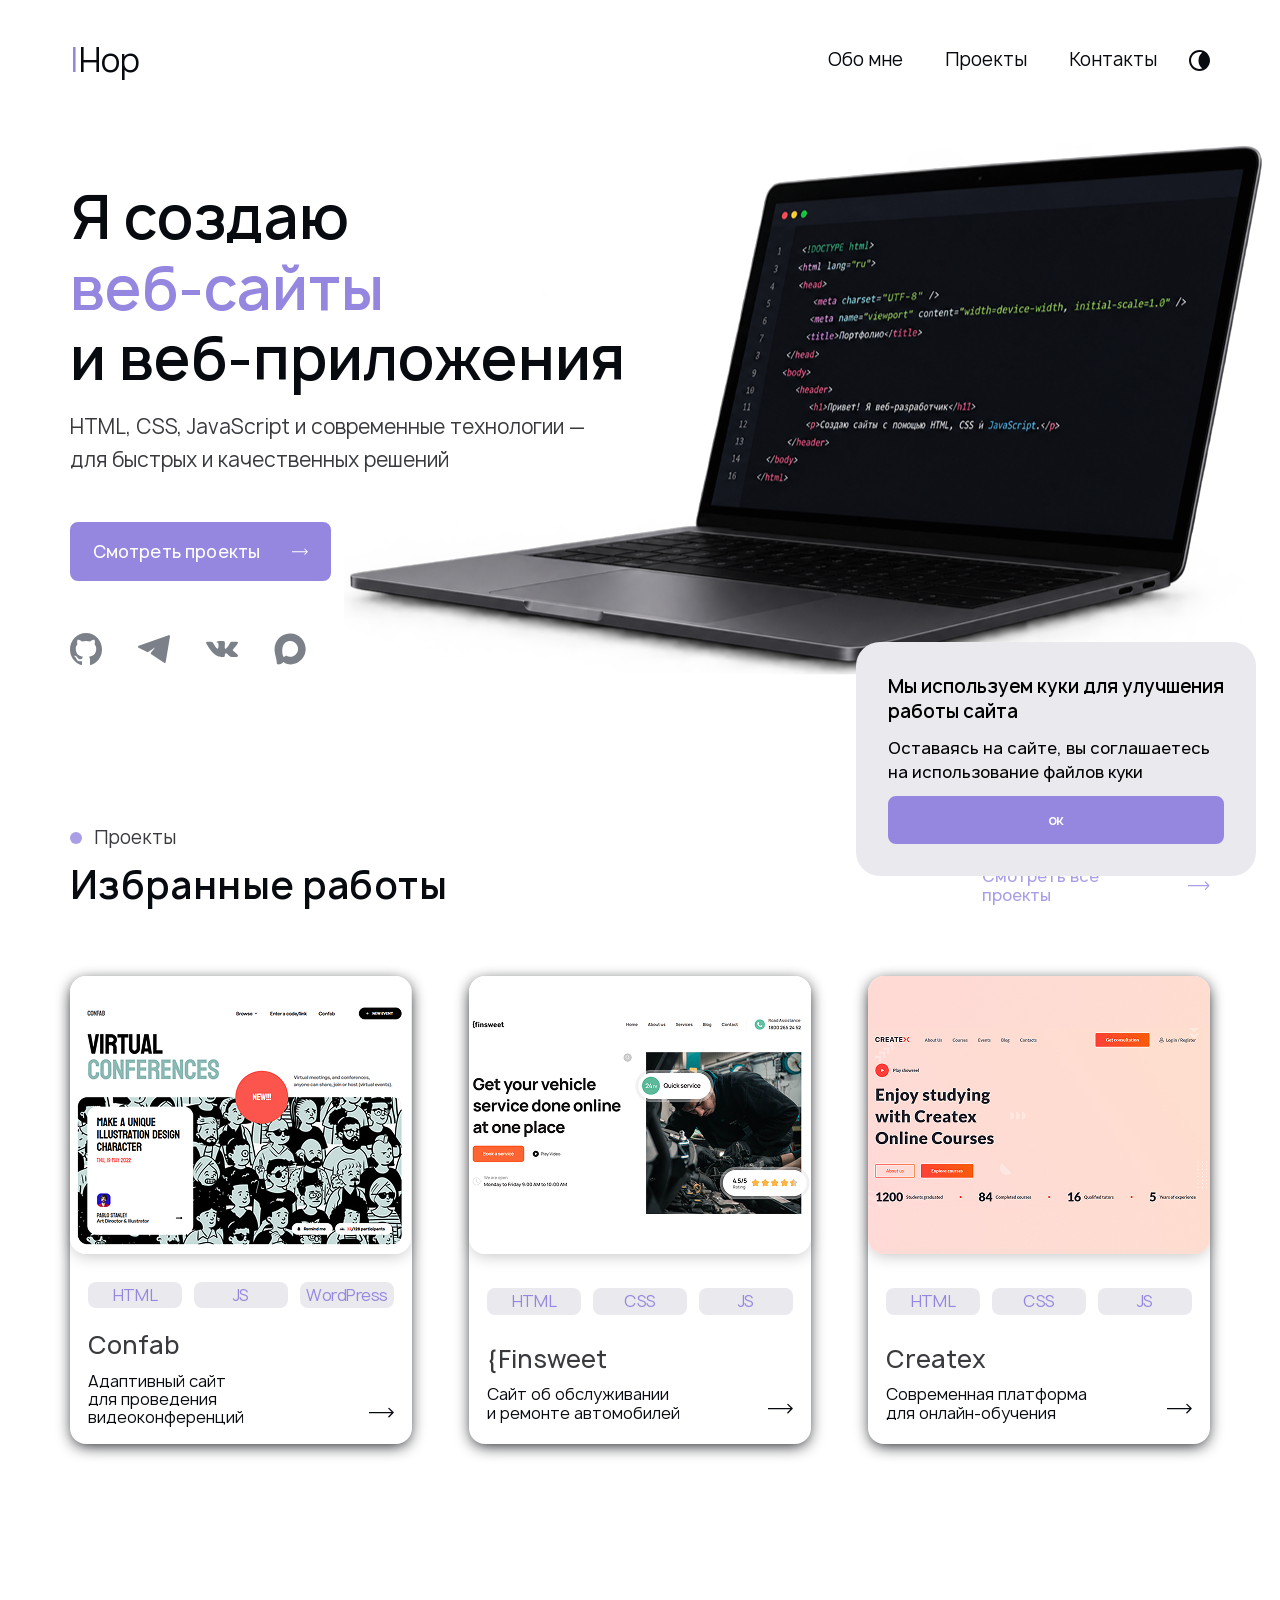
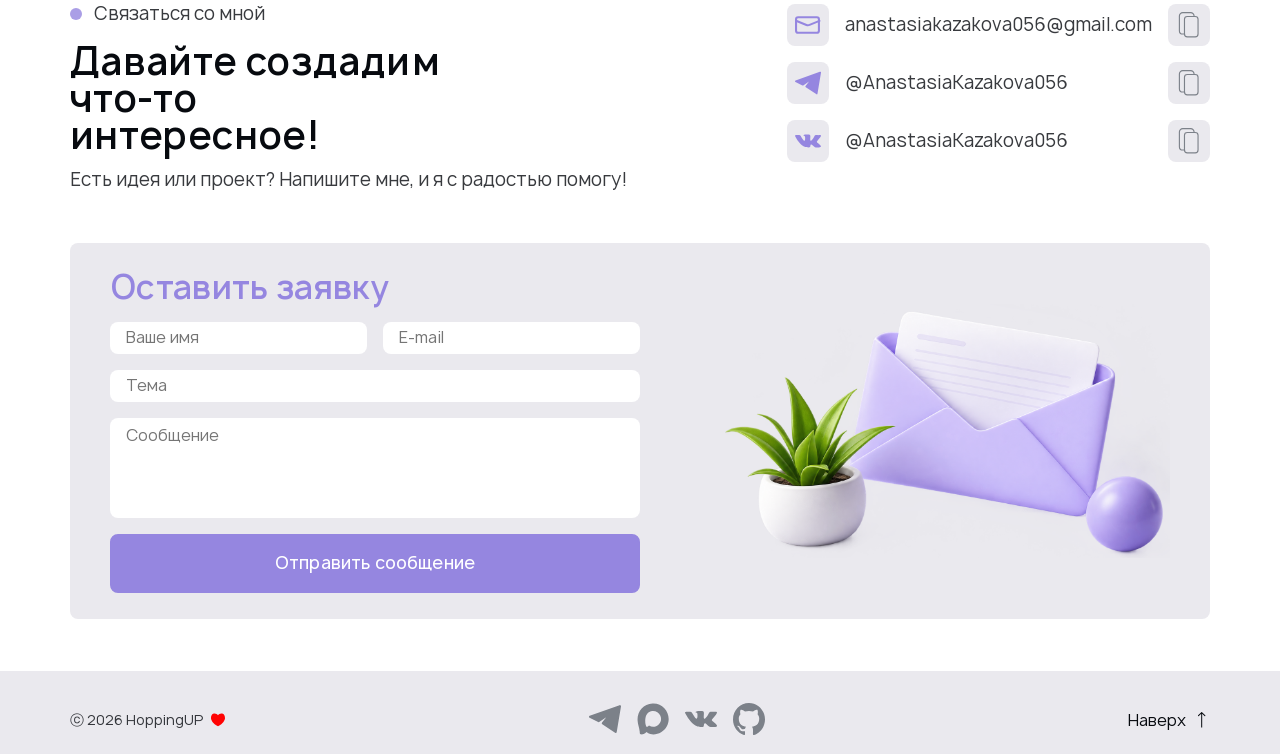
<file: index.html>
<!DOCTYPE html>
<html lang="ru" class="page">

<head>
  <meta charset="UTF-8">
  <meta name="viewport" content="width=device-width, initial-scale=1.0">
  <link rel="shortcut icon" href="img/svg/icon.svg" type="image/svg+xml">
  <meta http-equiv="X-UA-Compatible" content="ie=edge">
  <meta name="theme-color" content="#111111">
  <title>HOP · Web Developer</title>
  <link rel="preload" href="fonts/Manrope-Regular.woff2" as="font" type="font/woff2" crossorigin>
  <!-- <link rel="preload" href="fonts/Manrope-Semibold.woff2" as="font" type="font/woff2" crossorigin>
  <link rel="preload" href="fonts/Manrope-Medium.woff2" as="font" type="font/woff2" crossorigin> -->
  <link rel="stylesheet" href="css/vendor.css">
  <link rel="stylesheet" href="css/main.css">
  <script defer src="js/main.js"></script>
</head>

<body class="page__body">
  <div class="site-container">
    <header class="header">
  <div class="container nav__container">
    <a href="index.html" class="nav__logo">
      <span>|</span>Hop</a>
    <nav class="nav menu" data-menu>
      <ul class="list-reset nav__btns">
        <li data-menu-item>
          <a href="about.html" class="nav__btns-item">Обо мне</a>
        </li>
        <li data-menu-item>
          <a href="projects.html" class="nav__btns-item">Проекты</a>
        </li>
        <li data-menu-item>
          <a href="contacts.html" class="nav__btns-item">Контакты</a>
        </li>
      </ul>
      <p class="nav__phone contacts__name">+7 901 109-63-59</p>
    </nav>
    <div class="nav__buttons">
      <button class="btn-reset nav__btn theme-toggle">
        <svg class="nav__svg logo">
          <use xlink:href="img/sprite.svg#moon-sun"></use>
        </svg>
      </button>
      <button class="burger" data-burger aria-label="Открыть меню" aria-expanded="false">
        <span class="burger__line"></span>
      </button>
    </div>
    <div class="overlay" data-menu-overlay></div>
  </div>
</header>
    <main class="main">
      <section class="hero">
  <div class="container hero__container">
    <div class="hero__wrapper">
      <div class="hero__info">
        <h1 class="visually-hidden">Portfolio</h1>
        <h2 class="hero__title">Я создаю <br><span>веб-сайты </span><br> и веб-приложения</h2>
        <p class="hero__text">
          HTML, CSS, JavaScript и современные технологии — для быстрых и качественных решений
        </p>
      </div>
      <a href="projects.html" class="btn btn-first">Смотреть проекты
        <svg class="icon btn-first-icon">
          <use xlink:href="img/sprite.svg#arrow"></use>
        </svg>
      </a>
      <ul class="list-reset hero__social">
        <li class="hero__social-item">
          <a href="https://github.com/HoppingUP">
            <svg class="icon hero__social-icon">
              <use xlink:href="img/sprite.svg#git"></use>
            </svg>
          </a>
        </li>
        <li class="hero__social-item">
          <a href="https://t.me//AnastasiaKazakova056">
            <svg class="icon hero__social-icon">
              <use xlink:href="img/sprite.svg#tg"></use>
            </svg>
          </a>
        </li>
        <li class="hero__social-item">
          <a href="https://vk.ru/anastasiakazakova056">
            <svg class="icon hero__social-icon">
              <use xlink:href="img/sprite.svg#vk"></use>
            </svg>
          </a>
        </li>
        <li class="hero__social-item">
          <a href="https://max.ru/u/f9LHodD0cOKSSGj5bKHPy3VjoHFrGVevlZV0TLtIRawS4B6QmqysZC5YmDY">
            <svg class="icon hero__social-icon">
              <use xlink:href="img/sprite.svg#max"></use>
            </svg>
          </a>
        </li>
      </ul>
    </div>
    <!-- <div class="hero__bg"> -->
    <picture class="hero__picture">
      <source srcset="img/laptop.png" type="image/webp">
      <img loading="eager" src="img/laptop.png" class="hero__img" alt="laptop">
    </picture>
    <!-- </div> -->
  </div>
</section>
      <section class="works">
  <div class="container works__container">
    <div class="works__header">
      <div class="works__title title">
        <p>Проекты</p>
        <h3>Избранные работы</h3>
      </div>
      <div class="works__all">
        <a href="projects.html" class="btn-link">Смотреть все проекты
          <svg class="icon btn-link-icon">
            <use xlink:href="img/sprite.svg#arrow"></use>
          </svg>
        </a>
      </div>
    </div>
    <div class="works__carts">
      <div class="works__cart">
        <picture class="works__picture">
          <source srcset="img/web-site.jpg" type="image/webp">
          <img loading="eager" src="img/web-site.jpg" class="works__img" alt="laptop">
        </picture>
        <div class="works__cart-skills">
          <div class="works__cart-skill">
            <p>HTML</p>
          </div>
          <div class="works__cart-skill">
            <p>JS</p>
          </div>
          <div class="works__cart-skill">
            <p>WordPress</p>
          </div>
        </div>
        <div class="works__cart-item">
          <div class="works__cart-title">
            <h4>Confab</h4>
          </div>
          <div class="works__cart-text">
            <p>Адаптивный сайт для проведения видеоконференций</p>
            <a href="https://hoppingup.github.io/Confab/" class="works__cart-link">
              <svg class="icon works__cart-icon">
                <use xlink:href="img/sprite.svg#arrow"></use>
              </svg>
            </a>
          </div>
        </div>
      </div>
      <div class="works__cart">
        <picture class="works__picture">
          <source srcset="img/web-site-2.jpg" type="image/webp">
          <img loading="eager" src="img/web-site-2.jpg" class="works__img" alt="laptop">
        </picture>
        <div class="works__cart-skills">
          <div class="works__cart-skill">
            <p>HTML</p>
          </div>
          <div class="works__cart-skill">
            <p>CSS</p>
          </div>
          <div class="works__cart-skill">
            <p>JS</p>
          </div>
        </div>
        <div class="works__cart-item">
          <div class="works__cart-title">
            <h4>{Finsweet</h4>
          </div>
          <div class="works__cart-text">
            <p>Сайт об обслуживании и ремонте автомобилей</p>
            <a href="https://hoppingup.github.io/finsw/" class="works__cart-link">
              <svg class="icon works__cart-icon">
                <use xlink:href="img/sprite.svg#arrow"></use>
              </svg>
            </a>
          </div>
        </div>
      </div>
      <div class="works__cart">
        <picture class="works__picture">
          <source srcset="img/web-site-3.jpg" type="image/webp">
          <img loading="eager" src="img/web-site-3.jpg" class="works__img" alt="web-site">
        </picture>
        <div class="works__cart-skills">
          <div class="works__cart-skill">
            <p>HTML</p>
          </div>
          <div class="works__cart-skill">
            <p>CSS</p>
          </div>
          <div class="works__cart-skill">
            <p>JS</p>
          </div>
        </div>
        <div class="works__cart-item">
          <div class="works__cart-title">
            <h4>Createx</h4>
          </div>
          <div class="works__cart-text">
            <p>Современная платформа для онлайн-обучения</p>
            <a href="https://hoppingup.github.io/Createx-/" class="works__cart-link">
              <svg class="icon works__cart-icon">
                <use xlink:href="img/sprite.svg#arrow"></use>
              </svg>
            </a>
          </div>
        </div>
      </div>
    </div>
  </div>
</section>
      <section class="contacts">
  <div class="container contacts__container">
    <div class="contacts__top">
      <div class="works__title contacts__title">
        <p>Связаться со мной</p>
        <h3>Давайте создадим что-то интересное!</h3>
        <span class="contacts__info">Есть идея или проект? Напишите мне, и я с радостью помогу!</span>
      </div>
      <div class="contacts__links">
        <ul class="list-reset contacts__list">
          <li class="contacts__item">
            <svg class="contacts__icon">
              <use xlink:href="img/sprite.svg#letter"></use>
            </svg>
            <span class="contacts__name" id="name1">anastasiakazakova056@gmail.com</span>
            <button class="btn-reset contacts__btn-copy copy" data-target="name1">
              <svg class="contacts__icon-btn">
                <use xlink:href="img/sprite.svg#copy"></use>
              </svg>
            </button>
          </li>
          <li class="contacts__item">
            <svg class="contacts__icon">
              <use xlink:href="img/sprite.svg#tg"></use>
            </svg>
            <span class="contacts__name" id="name2">@AnastasiaKazakova056</span>
            <button class="btn-reset contacts__btn-copy copy" data-target="name2">
              <svg class="contacts__icon-btn">
                <use xlink:href="img/sprite.svg#copy"></use>
              </svg>
            </button>
          </li>
          <li class="contacts__item">
            <svg class="contacts__icon">
              <use xlink:href="img/sprite.svg#vk"></use>
            </svg>
            <span class="contacts__name" id="name3">@AnastasiaKazakova056</span>
            <button class="btn-reset contacts__btn-copy copy" data-target="name3">
              <svg class="contacts__icon-btn">
                <use xlink:href="img/sprite.svg#copy"></use>
              </svg>
            </button>
          </li>
        </ul>
      </div>
    </div>
    <div class="contacts__bottom">
      <div class="contacts__wrapper">
        <form id="contact-form">
          <div class="contacts__form">
            <h4>Оставить заявку</h4>
            <div class="contacts__inputs-first">
              <input type="text" name="name" class="contacts__input-first" placeholder="Ваше имя">
              <input type="email" name="email" class="contacts__input-first" placeholder="E-mail">
            </div>
            <input type="text" name="subject" class="contacts__input-second" placeholder="Тема">
            <textarea type="input" name="message" class="contacts__input-third" placeholder="Сообщение"></textarea>
            <button type="submit" class="btn btn-first contacts__btn-form">Отправить сообщение</button>
        </form>
      </div>
      <source srcset="img/form.png" type="image/webp">
      <img loading="eager" src="img/form.png" class="contacts-img" alt="laptop">
    </div>
  </div>
  </div>
</section>
    </main>
    <footer class="footer">
  <div class="cookie-block">
    <h3 class="cookie-block__title">
      Мы используем куки для улучшения работы сайта
    </h3>
    <p class="cookie-block__descr">
      Оставаясь на сайте, вы соглашаетесь на использование файлов куки
    </p>
    <button class="btn btn-first cookie-block__btn">ок</a>
  </div>
  <div class="container footer__container">
    <div class="footer__text">
      <p>ⓒ 2026 HoppingUP</p>
      <svg class="footer-icon">
        <use xlink:href="img/sprite.svg#hurt"></use>
      </svg>
    </div>
    <div class="footer__social">
      <a href="https://t.me//AnastasiaKazakova056">
        <svg class="footer__social-icon" width="32" height="32">
          <use xlink:href="img/sprite.svg#tg"></use>
        </svg>
      </a>
      <a href="https://max.ru/u/f9LHodD0cOKSSGj5bKHPy3VjoHFrGVevlZV0TLtIRawS4B6QmqysZC5YmDY">
        <svg class="footer__social-icon" width="32" height="32">
          <use xlink:href="img/sprite.svg#max"></use>
        </svg>
      </a>
      <a href="https://vk.ru/anastasiakazakova056">
        <svg class="footer__social-icon" width="32" height="32">
          <use xlink:href="img/sprite.svg#vk"></use>
        </svg>
      </a>
      <a href="https://github.com/HoppingUP">
        <svg class="footer__social-icon" width="32" height="32">
          <use xlink:href="img/sprite.svg#git"></use>
        </svg>
      </a>
    </div>
    <div class="footer__up">
      <a href="#" class="footer__link">Наверх
        <svg class="footer-arrow">
          <use xlink:href="img/sprite.svg#arrow-up"></use>
        </svg>
      </a>
    </div>
  </div>
</footer>
  </div>
</body>

</html>
</file>
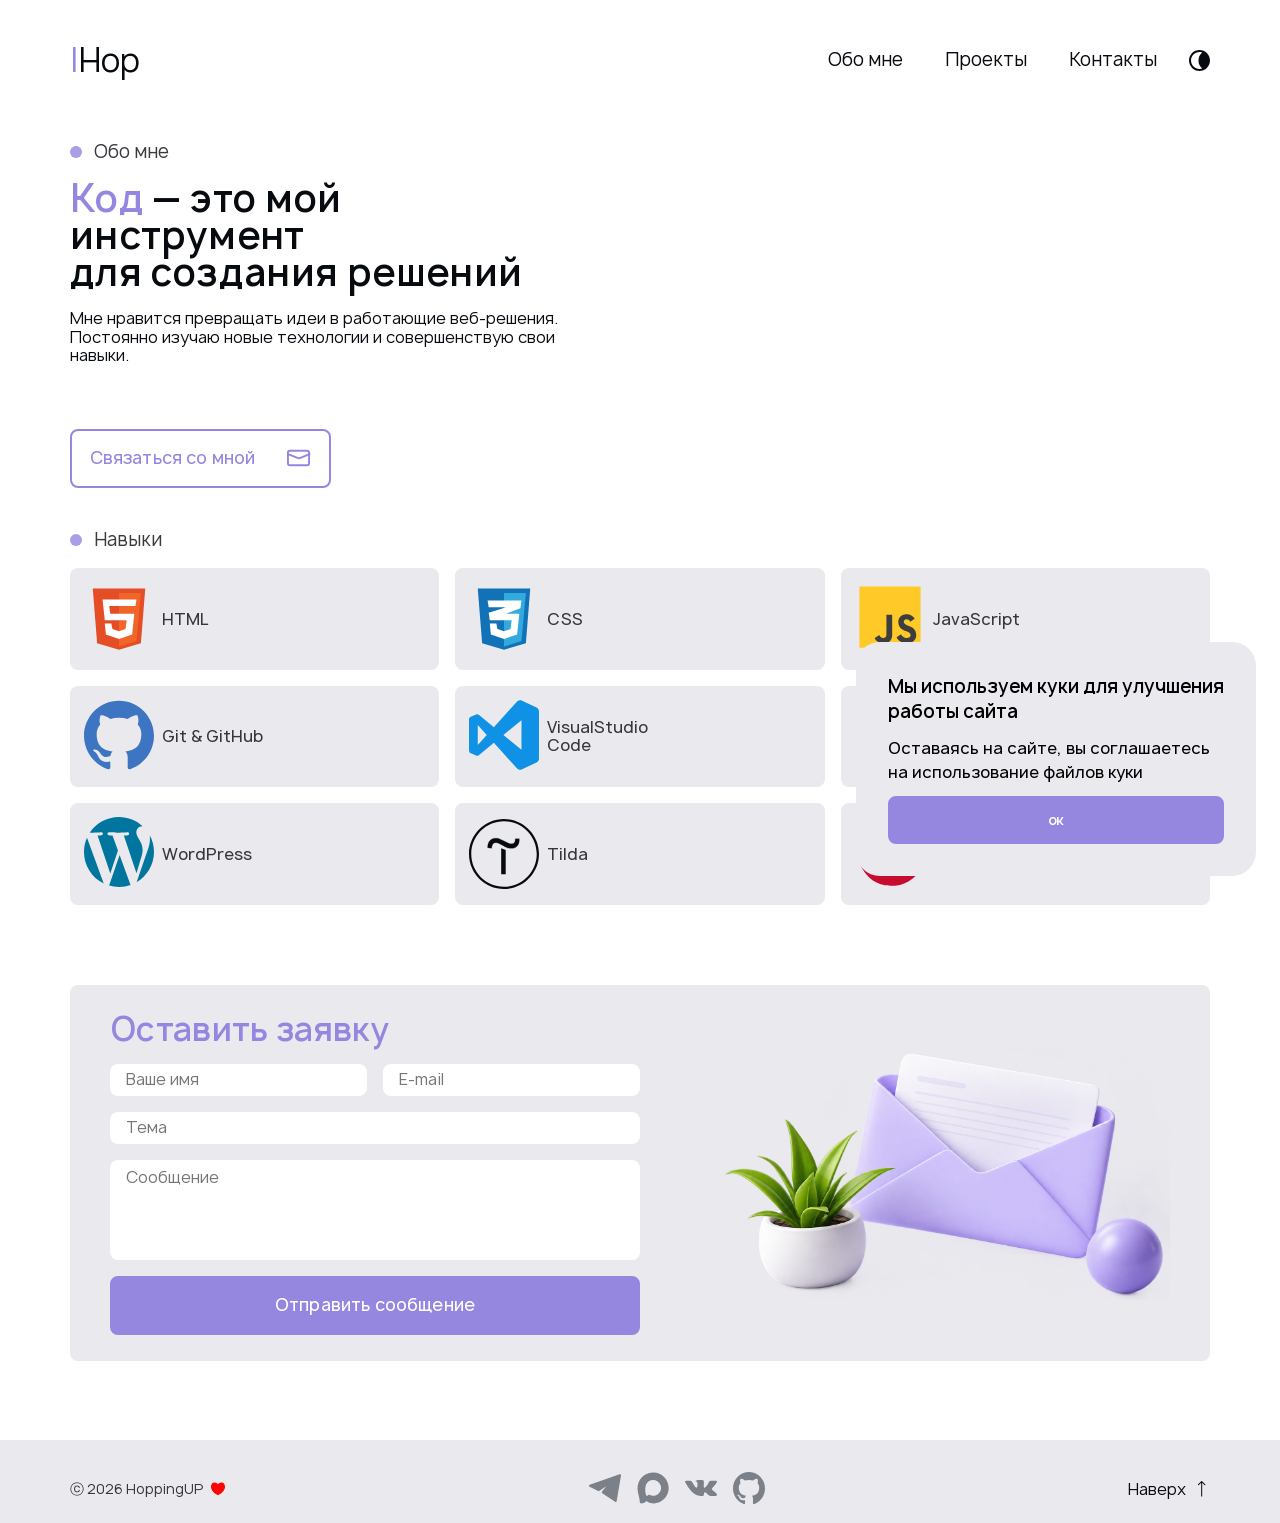
<file: about.html>
<!DOCTYPE html>
<html lang="ru" class="page">

<head>
  <meta charset="UTF-8">
  <meta name="viewport" content="width=device-width, initial-scale=1.0">
  <link rel="shortcut icon" href="img/svg/icon.svg" type="image/svg+xml">
  <meta http-equiv="X-UA-Compatible" content="ie=edge">
  <meta name="theme-color" content="#111111">
  <title>HOP · Web Developer</title>
  <link rel="preload" href="fonts/Manrope-Regular.woff2" as="font" type="font/woff2" crossorigin>
  <!-- <link rel="preload" href="fonts/Manrope-Semibold.woff2" as="font" type="font/woff2" crossorigin>
  <link rel="preload" href="fonts/Manrope-Medium.woff2" as="font" type="font/woff2" crossorigin> -->
  <link rel="stylesheet" href="css/vendor.css">
  <link rel="stylesheet" href="css/main.css">
  <script defer src="js/main.js"></script>
</head>

<body class="page__body">
  <div class="site-container">
    <header class="header">
  <div class="container nav__container">
    <a href="index.html" class="nav__logo">
      <span>|</span>Hop</a>
    <nav class="nav menu" data-menu>
      <ul class="list-reset nav__btns">
        <li data-menu-item>
          <a href="about.html" class="nav__btns-item">Обо мне</a>
        </li>
        <li data-menu-item>
          <a href="projects.html" class="nav__btns-item">Проекты</a>
        </li>
        <li data-menu-item>
          <a href="contacts.html" class="nav__btns-item">Контакты</a>
        </li>
      </ul>
      <p class="nav__phone contacts__name">+7 901 109-63-59</p>
    </nav>
    <div class="nav__buttons">
      <button class="btn-reset nav__btn theme-toggle">
        <svg class="nav__svg logo">
          <use xlink:href="img/sprite.svg#moon-sun"></use>
        </svg>
      </button>
      <button class="burger" data-burger aria-label="Открыть меню" aria-expanded="false">
        <span class="burger__line"></span>
      </button>
    </div>
    <div class="overlay" data-menu-overlay></div>
  </div>
</header>
    <main class="main">
      <section class="about">
  <div class="container about-container">
    <div class="about__wrapper">
      <div class="about__first">
        <div class="works__title about__title">
          <p>Обо мне</p>
          <h3><span class="about__title-spacial">Код</span> — это мой инструмент для создания решений</h3>
          <span>Мне нравится превращать идеи в работающие
            веб-решения. Постоянно изучаю новые технологии и совершенствую свои навыки.<span>
        </div>
        <a href="contacts.html" class="btn btn-second">Связаться со мной
          <svg class="btn-second-icon">
            <use xlink:href="img/sprite.svg#letter"></use>
          </svg>
        </a>
      </div>
      <div class="about__second">
        <div class="works__title about__skills-title">
          <p>Навыки</p>
        </div>
        <div class="about__skills">
          <div class="about__skills-list">
            <div class="about__skill">
              <picture>
                <source srcset="html.svg" type="svg/webp">
                <img loading="eager" src="img/html.svg" class="image" alt="html">
              </picture>
              <span class="about__skill-name">HTML</span>
            </div>
            <div class="about__skill">
              <picture>
                <source srcset="css.svg" type="svg/webp">
                <img loading="eager" src="img/css.svg" class="image" alt="css">
              </picture>
              <span class="about__skill-name">CSS</span>
            </div>
            <div class="about__skill">
              <picture>
                <source srcset="js.svg" type="svg/webp">
                <img loading="eager" src="img/js.svg" class="image" alt="js">
              </picture>
              <span class="about__skill-name">JavaScript</span>
            </div>
            <div class="about__skill">
              <picture>
                <source srcset="git.svg" type="svg/webp">
                <img loading="eager" src="img/git.svg" class="image" alt="git">
              </picture>
              <span class="about__skill-name">Git & GitHub</span>
            </div>
            <div class="about__skill">
              <picture>
                <source srcset="studio.svg" type="svg/webp">
                <img loading="eager" src="img/studio.svg" class="image" alt="studio">
              </picture>
              <span class="about__skill-name">VisualStudio <br>Code</span>
            </div>
            <div class="about__skill">
              <picture>
                <source srcset="figma.svg" type="svg/webp">
                <img loading="eager" src="img/figma.svg" class="image" alt="figma">
              </picture>
              <span class="about__skill-name">Figma</span>
            </div>
            <div class="about__skill">
              <picture>
                <source srcset="wordpress.svg" type="svg/webp">
                <img loading="eager" src="img/wordpress.svg" class="image" width="70" height="70" alt="WordPress">
              </picture>
              <span class="about__skill-name">WordPress</span>
            </div>
            <div class="about__skill">
              <svg class="about-tilda" width="70" height="70">
                <use href="img/sprite.svg#tilda"></use>
              </svg>
              <span class="about__skill-name">Tilda</span>
            </div>
            <div class="about__skill">
              <picture>
                <source srcset="bitrix.svg" type="svg/webp">
                <img loading="eager" src="img/bitrix.svg" class="image" width="70" height="70" alt="bitrix">
              </picture>
              <span class="about__skill-name">Bitrix</span>
            </div>
          </div>
        </div>
      </div>
    </div>
    <div class="contacts__bottom">
      <div class="contacts__wrapper">
        <form id="contact-form">
          <div class="contacts__form">
            <h4>Оставить заявку</h4>
            <div class="contacts__inputs-first">
              <input type="text" name="name" class="contacts__input-first" placeholder="Ваше имя">
              <input type="email" name="email" class="contacts__input-first" placeholder="E-mail">
            </div>
            <input type="text" name="subject" class="contacts__input-second" placeholder="Тема">
            <textarea type="input" name="message" class="contacts__input-third" placeholder="Сообщение"></textarea>
            <button type="submit" class="btn btn-first contacts__btn-form">Отправить сообщение</button>
        </form>
      </div>
      <source srcset="img/form.png" type="image/webp">
      <img loading="eager" src="img/form.png" class="contacts-img" alt="laptop">
    </div>
  </div>
</section>

    </main>
    <footer class="footer">
  <div class="cookie-block">
    <h3 class="cookie-block__title">
      Мы используем куки для улучшения работы сайта
    </h3>
    <p class="cookie-block__descr">
      Оставаясь на сайте, вы соглашаетесь на использование файлов куки
    </p>
    <button class="btn btn-first cookie-block__btn">ок</a>
  </div>
  <div class="container footer__container">
    <div class="footer__text">
      <p>ⓒ 2026 HoppingUP</p>
      <svg class="footer-icon">
        <use xlink:href="img/sprite.svg#hurt"></use>
      </svg>
    </div>
    <div class="footer__social">
      <a href="https://t.me//AnastasiaKazakova056">
        <svg class="footer__social-icon" width="32" height="32">
          <use xlink:href="img/sprite.svg#tg"></use>
        </svg>
      </a>
      <a href="https://max.ru/u/f9LHodD0cOKSSGj5bKHPy3VjoHFrGVevlZV0TLtIRawS4B6QmqysZC5YmDY">
        <svg class="footer__social-icon" width="32" height="32">
          <use xlink:href="img/sprite.svg#max"></use>
        </svg>
      </a>
      <a href="https://vk.ru/anastasiakazakova056">
        <svg class="footer__social-icon" width="32" height="32">
          <use xlink:href="img/sprite.svg#vk"></use>
        </svg>
      </a>
      <a href="https://github.com/HoppingUP">
        <svg class="footer__social-icon" width="32" height="32">
          <use xlink:href="img/sprite.svg#git"></use>
        </svg>
      </a>
    </div>
    <div class="footer__up">
      <a href="#" class="footer__link">Наверх
        <svg class="footer-arrow">
          <use xlink:href="img/sprite.svg#arrow-up"></use>
        </svg>
      </a>
    </div>
  </div>
</footer>
  </div>
</body>

</html>
</file>
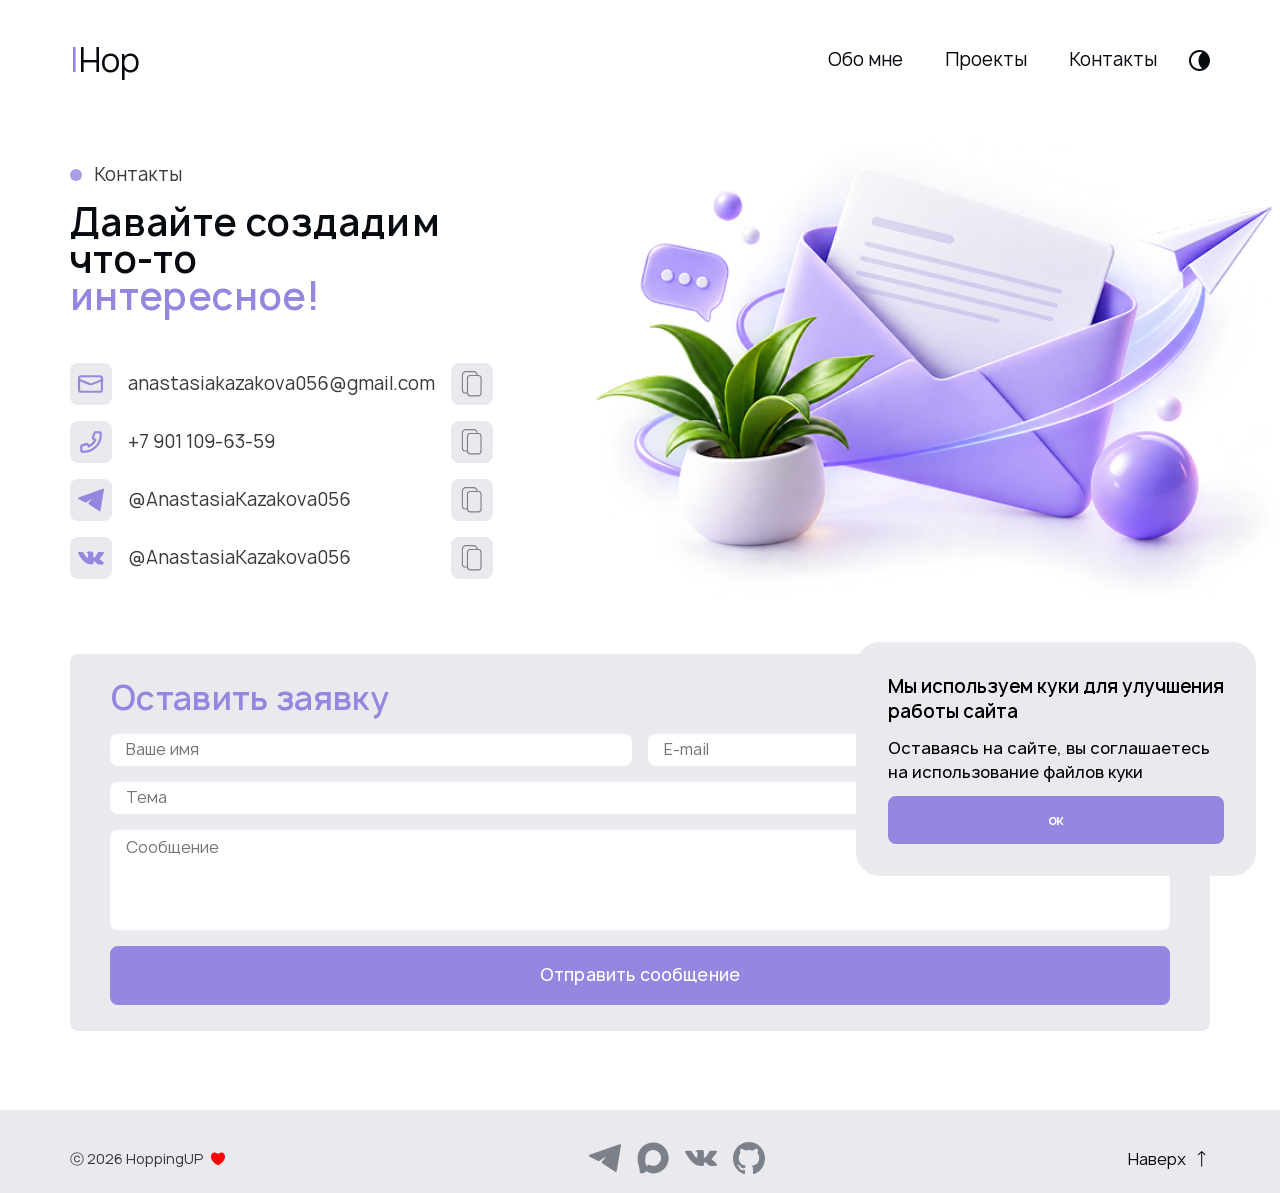
<file: contacts.html>
<!DOCTYPE html>
<html lang="ru" class="page">

<head>
  <meta charset="UTF-8">
  <meta name="viewport" content="width=device-width, initial-scale=1.0">
  <link rel="shortcut icon" href="img/svg/icon.svg" type="image/svg+xml">
  <meta http-equiv="X-UA-Compatible" content="ie=edge">
  <meta name="theme-color" content="#111111">
  <title>HOP · Web Developer</title>
  <link rel="preload" href="fonts/Manrope-Regular.woff2" as="font" type="font/woff2" crossorigin>
  <!-- <link rel="preload" href="fonts/Manrope-Semibold.woff2" as="font" type="font/woff2" crossorigin>
  <link rel="preload" href="fonts/Manrope-Medium.woff2" as="font" type="font/woff2" crossorigin> -->
  <link rel="stylesheet" href="css/vendor.css">
  <link rel="stylesheet" href="css/main.css">
  <script defer src="js/main.js"></script>
</head>

<body class="page__body">
  <div class="site-container">
    <header class="header">
  <div class="container nav__container">
    <a href="index.html" class="nav__logo">
      <span>|</span>Hop</a>
    <nav class="nav menu" data-menu>
      <ul class="list-reset nav__btns">
        <li data-menu-item>
          <a href="about.html" class="nav__btns-item">Обо мне</a>
        </li>
        <li data-menu-item>
          <a href="projects.html" class="nav__btns-item">Проекты</a>
        </li>
        <li data-menu-item>
          <a href="contacts.html" class="nav__btns-item">Контакты</a>
        </li>
      </ul>
      <p class="nav__phone contacts__name">+7 901 109-63-59</p>
    </nav>
    <div class="nav__buttons">
      <button class="btn-reset nav__btn theme-toggle">
        <svg class="nav__svg logo">
          <use xlink:href="img/sprite.svg#moon-sun"></use>
        </svg>
      </button>
      <button class="burger" data-burger aria-label="Открыть меню" aria-expanded="false">
        <span class="burger__line"></span>
      </button>
    </div>
    <div class="overlay" data-menu-overlay></div>
  </div>
</header>
    <main class="main">
      <section class="info">
  <div class="container info__container">
    <div class="info__wrapper">
      <div class="info__wrapper-first">
        <div class="works__title contacts__title info__title">
          <p>Контакты</p>
          <h3>Давайте создадим что-то <span>интересное!</span></h3>
        </div>
        <div class="info__num">
          <ul class="list-reset contacts__list">
            <li class="contacts__item">
              <svg class="contacts__icon">
                <use xlink:href="img/sprite.svg#letter"></use>
              </svg>
              <span class="contacts__name" id="name1">anastasiakazakova056@gmail.com</span>
              <button class="btn-reset contacts__btn-copy copy" data-target="name1">
                <svg class="contacts__icon-btn">
                  <use xlink:href="img/sprite.svg#copy"></use>
                </svg>
              </button>
            </li>
            <li class="contacts__item">
              <svg class="contacts__icon">
                <use xlink:href="img/sprite.svg#phone"></use>
              </svg>
              <span class="contacts__name" id="name3">+7 901 109-63-59</span>
              <button class="btn-reset contacts__btn-copy copy" data-target="name3">
                <svg class="contacts__icon-btn">
                  <use xlink:href="img/sprite.svg#copy"></use>
                </svg>
              </button>
            </li>
            <li class="contacts__item">
              <svg class="contacts__icon">
                <use xlink:href="img/sprite.svg#tg"></use>
              </svg>
              <span class="contacts__name" id="name2">@AnastasiaKazakova056</span>
              <button class="btn-reset contacts__btn-copy copy" data-target="name2">
                <svg class="contacts__icon-btn">
                  <use xlink:href="img/sprite.svg#copy"></use>
                </svg>
              </button>
            </li>
            <li class="contacts__item">
              <svg class="contacts__icon">
                <use xlink:href="img/sprite.svg#vk"></use>
              </svg>
              <span class="contacts__name" id="name3">@AnastasiaKazakova056</span>
              <button class="btn-reset contacts__btn-copy copy" data-target="name3">
                <svg class="contacts__icon-btn">
                  <use xlink:href="img/sprite.svg#copy"></use>
                </svg>
              </button>
            </li>
          </ul>
        </div>
      </div>
      <picture>
        <source srcset="img/letter.png" type="image/webp">
        <img loading="eager" src="img/letter.png" class="image info__img" alt="letter">
      </picture>
    </div>
    <form id="contact-form">
      <div class="info__form">
        <h4>Оставить заявку</h4>
        <div class="contacts__inputs-first">
          <input type="text" name="name" class="contacts__input-first" placeholder="Ваше имя">
          <input type="email" name="email" class="contacts__input-first" placeholder="E-mail">
        </div>
        <input type="text" name="subject" class="contacts__input-second" placeholder="Тема">
        <textarea type="input" name="message" class="contacts__input-third" placeholder="Сообщение"></textarea>
        <button type="submit" class="btn btn-first contacts__btn-form">Отправить сообщение</button>
    </form>
  </div>
</section>
    </main>
    <footer class="footer">
  <div class="cookie-block">
    <h3 class="cookie-block__title">
      Мы используем куки для улучшения работы сайта
    </h3>
    <p class="cookie-block__descr">
      Оставаясь на сайте, вы соглашаетесь на использование файлов куки
    </p>
    <button class="btn btn-first cookie-block__btn">ок</a>
  </div>
  <div class="container footer__container">
    <div class="footer__text">
      <p>ⓒ 2026 HoppingUP</p>
      <svg class="footer-icon">
        <use xlink:href="img/sprite.svg#hurt"></use>
      </svg>
    </div>
    <div class="footer__social">
      <a href="https://t.me//AnastasiaKazakova056">
        <svg class="footer__social-icon" width="32" height="32">
          <use xlink:href="img/sprite.svg#tg"></use>
        </svg>
      </a>
      <a href="https://max.ru/u/f9LHodD0cOKSSGj5bKHPy3VjoHFrGVevlZV0TLtIRawS4B6QmqysZC5YmDY">
        <svg class="footer__social-icon" width="32" height="32">
          <use xlink:href="img/sprite.svg#max"></use>
        </svg>
      </a>
      <a href="https://vk.ru/anastasiakazakova056">
        <svg class="footer__social-icon" width="32" height="32">
          <use xlink:href="img/sprite.svg#vk"></use>
        </svg>
      </a>
      <a href="https://github.com/HoppingUP">
        <svg class="footer__social-icon" width="32" height="32">
          <use xlink:href="img/sprite.svg#git"></use>
        </svg>
      </a>
    </div>
    <div class="footer__up">
      <a href="#" class="footer__link">Наверх
        <svg class="footer-arrow">
          <use xlink:href="img/sprite.svg#arrow-up"></use>
        </svg>
      </a>
    </div>
  </div>
</footer>
  </div>
</body>

</html>
</file>
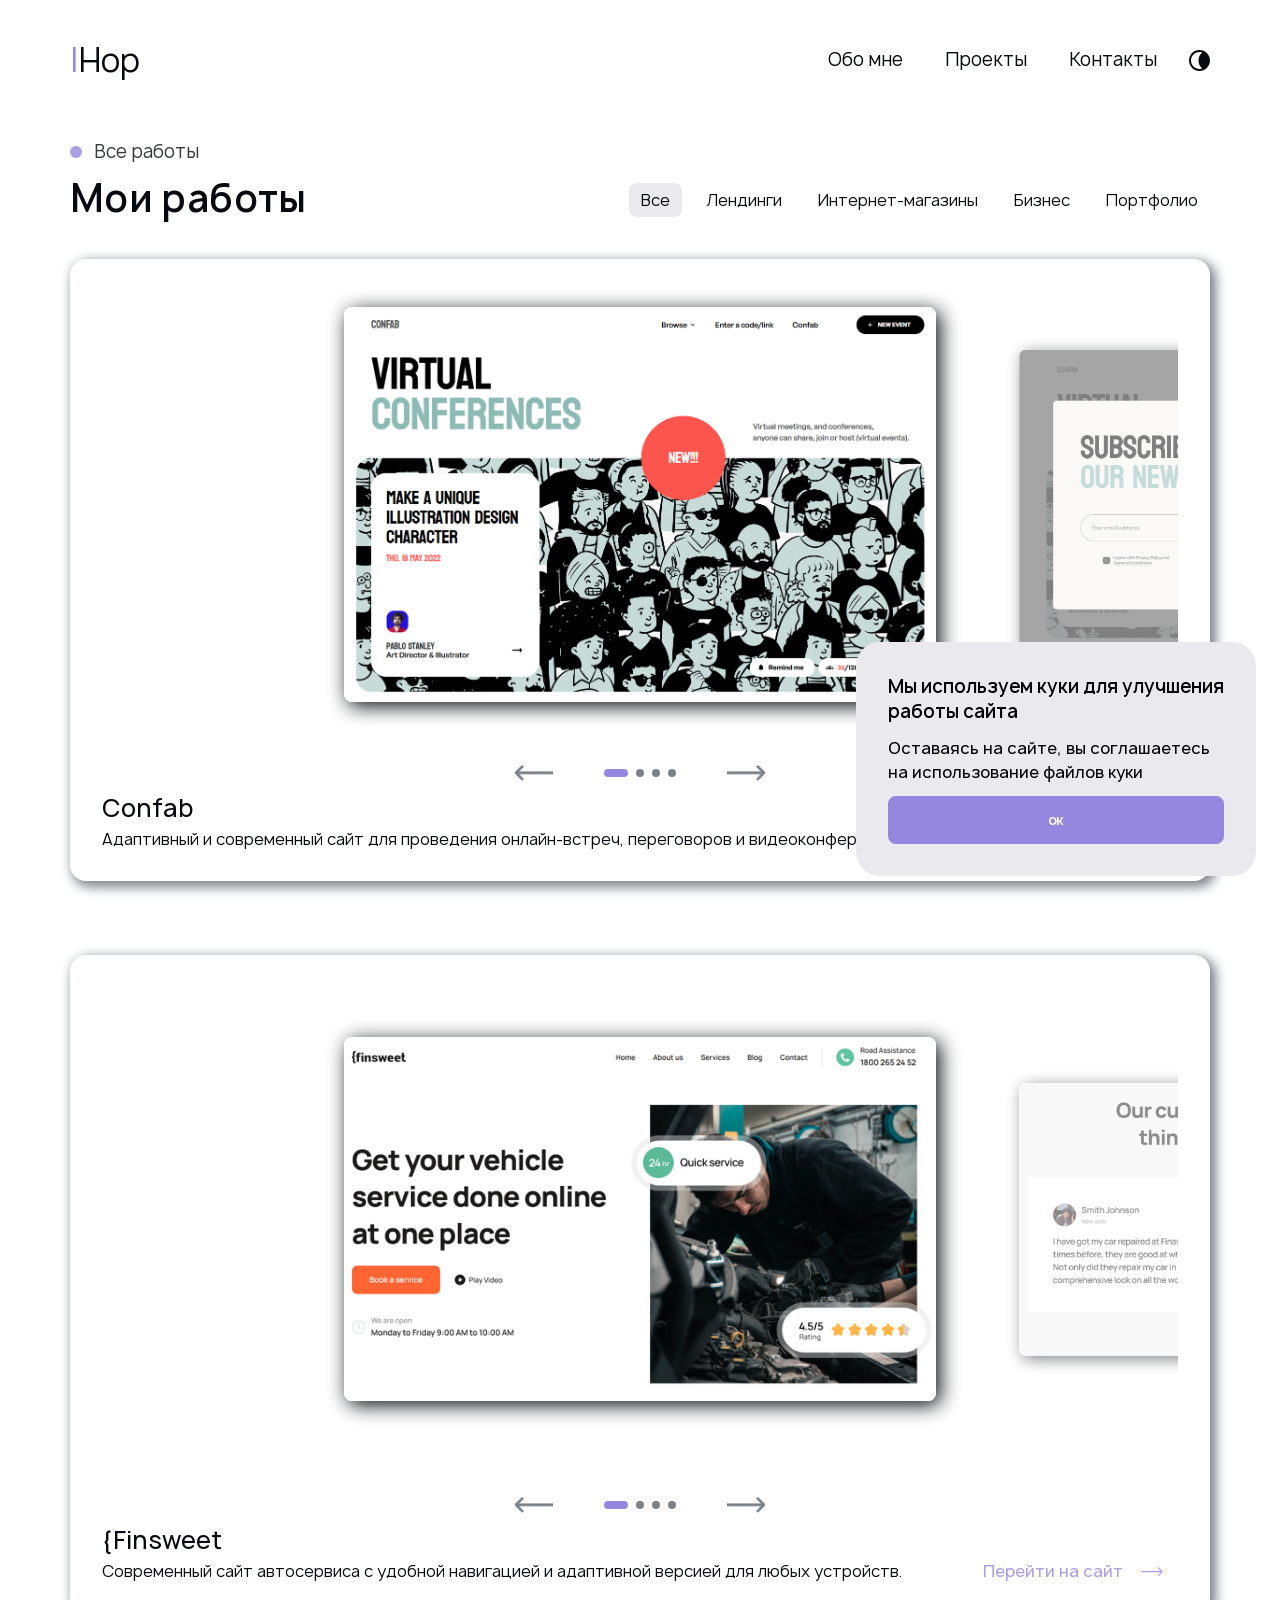
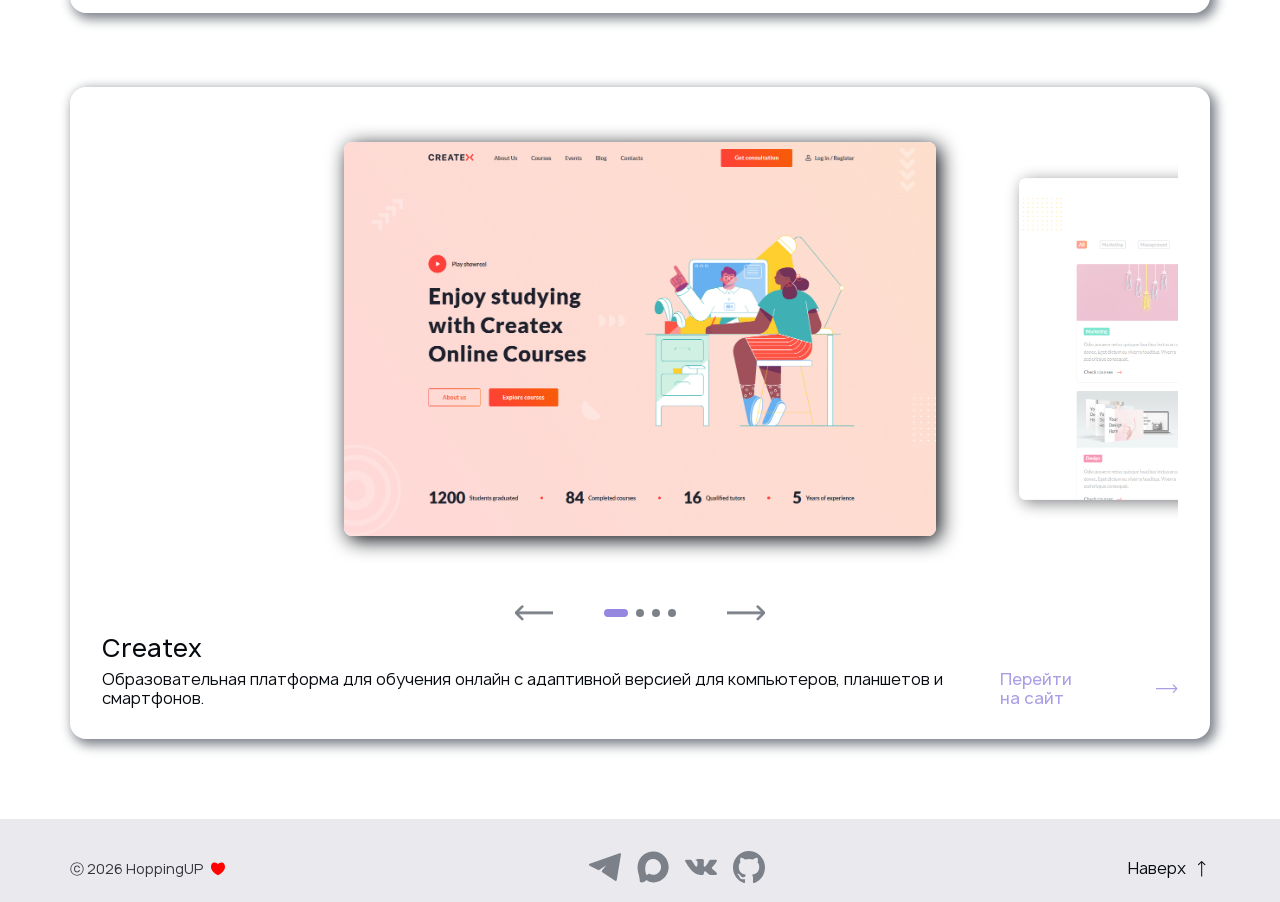
<file: projects.html>
<!DOCTYPE html>
<html lang="ru" class="page">

<head>
  <meta charset="UTF-8">
  <meta name="viewport" content="width=device-width, initial-scale=1.0">
  <link rel="shortcut icon" href="img/svg/icon.svg" type="image/svg+xml">
  <meta http-equiv="X-UA-Compatible" content="ie=edge">
  <meta name="theme-color" content="#111111">
  <title>HOP · Web Developer</title>
  <link rel="preload" href="fonts/Manrope-Regular.woff2" as="font" type="font/woff2" crossorigin>
  <!-- <link rel="preload" href="fonts/Manrope-Semibold.woff2" as="font" type="font/woff2" crossorigin>
  <link rel="preload" href="fonts/Manrope-Medium.woff2" as="font" type="font/woff2" crossorigin> -->
  <link rel="stylesheet" href="css/vendor.css">
  <link rel="stylesheet" href="css/main.css">
  <script defer src="js/main.js"></script>
</head>

<body class="page__body">
  <div class="site-container">
    <header class="header">
  <div class="container nav__container">
    <a href="index.html" class="nav__logo">
      <span>|</span>Hop</a>
    <nav class="nav menu" data-menu>
      <ul class="list-reset nav__btns">
        <li data-menu-item>
          <a href="about.html" class="nav__btns-item">Обо мне</a>
        </li>
        <li data-menu-item>
          <a href="projects.html" class="nav__btns-item">Проекты</a>
        </li>
        <li data-menu-item>
          <a href="contacts.html" class="nav__btns-item">Контакты</a>
        </li>
      </ul>
      <p class="nav__phone contacts__name">+7 901 109-63-59</p>
    </nav>
    <div class="nav__buttons">
      <button class="btn-reset nav__btn theme-toggle">
        <svg class="nav__svg logo">
          <use xlink:href="img/sprite.svg#moon-sun"></use>
        </svg>
      </button>
      <button class="burger" data-burger aria-label="Открыть меню" aria-expanded="false">
        <span class="burger__line"></span>
      </button>
    </div>
    <div class="overlay" data-menu-overlay></div>
  </div>
</header>
    <main class="main">
      <section class="projects">
  <div class="container projects__container">
    <div class="projects__top">
      <div class="works__title projects__title">
        <p>Все работы</p>
        <h3>Мои работы</h3>
      </div>
      <div class="portfolio__filter" id="portfolio-filter">
        <button data-filter="all" class="active btn-reset portfolio__filter-btn">Все</button>
        <button data-filter="landing" class="btn-reset portfolio__filter-btn">Лендинги</button>
        <button data-filter="shop" class="btn-reset portfolio__filter-btn">Интернет-магазины</button>
        <button data-filter="business" class="btn-reset portfolio__filter-btn">Бизнес</button>
        <button data-filter="portfolio" class="btn-reset portfolio__filter-btn">Портфолио</button>
      </div>
      <div class="portfolio__filter-second" id="portfolio-filter-second">
        <button data-filter="all" class="active btn-reset portfolio__filter-second-btn"
          id="portfolio-filter-second-btn">Все</button>
        <div class="portfolio__filter-second-list" id="portfolio-filter-second-list">
          <button data-filter="all" class="active btn-reset portfolio__filter-second-btn">Все</button>
          <button data-filter="landing" class="btn-reset portfolio__filter-second-btn">Лендинги</button>
          <button data-filter="shop" class="btn-reset portfolio__filter-second-btn">Интернет-магазины</button>
          <button data-filter="business" class="btn-reset portfolio__filter-second-btn">Бизнес</button>
          <button data-filter="portfolio" class="btn-reset portfolio__filter-second-btn">Портфолио</button>
        </div>
      </div>
    </div>
    <div class="portfolio portfolio__filter-allWorks">
      <div class="portfolio__empty" id="portfolio-empty">
        <p>В этой категории пока нет работ</p>
      </div>
      <article class="portfolio__item" data-category="business">
        <div class="projects__cart">
          <div class="portfolio__slider">
            <div class="portfolio__track">
              <article class="portfolio__slide">
                <picture class="portfolio__slide-picture">
                  <source srcset="img/slider/confab-slide-1.jpg" type="image/webp">
                  <img loading="eager" src="img/slider/confab-slide-1.jpg" class="portfolio__picture-item"
                    alt="confab слайд-1">
                </picture>
              </article>
              <article class="portfolio__slide">
                <picture class="portfolio__slide-picture">
                  <source srcset="img/slider/confab-slide-2.jpg" type="image/webp">
                  <img loading="eager" src="img/slider/confab-slide-2.jpg" class="portfolio__picture-item"
                    alt="confab слайд-2">
                </picture>
              </article>
              <article class="portfolio__slide">
                <picture class="portfolio__slide-picture">
                  <source srcset="img/slider/confab-slide-3.jpg" type="image/webp">
                  <img loading="eager" src="img/slider/confab-slide-3.jpg" class="portfolio__picture-item"
                    alt="confab слайд-3">
                </picture>
              </article>
              <article class="portfolio__slide">
                <picture class="portfolio__slide-picture">
                  <source srcset="img/slider/confab-slide-4.jpg" type="image/webp">
                  <img loading="eager" src="img/slider/confab-slide-4.jpg" class="portfolio__picture-item"
                    alt="confab слайд-4">
                </picture>
              </article>
            </div>
          </div>
          <div class="portfolio__controls">
            <button class="btn-reset portfolio__arrow portfolio__arrow--prev">
              <svg class="portfolio__controls-btn" width="38" height="16">
                <use xlink:href="img/sprite.svg#arrow-left"></use>
              </svg>
            </button>
            <div class="portfolio__dots">
              <button class="portfolio__dot active"></button>
              <button class="portfolio__dot"></button>
              <button class="portfolio__dot"></button>
              <button class="portfolio__dot"></button>
            </div>
            <button class="btn-reset portfolio__arrow portfolio__arrow--next">
              <svg class="portfolio__controls-btn" width="38" height="16">
                <use xlink:href="img/sprite.svg#arrow-right"></use>
              </svg>
            </button>
          </div>
          <div class="projects__cart-text">
            <div class="projects__cart-name">
              <h4>Confab</h4>
              <p>Адаптивный и современный сайт для проведения онлайн-встреч, переговоров и видеоконференций.</p>
            </div>
            <a href="https://hoppingup.github.io/Confab/index.html" class="btn-link projects__cart-link">Перейти на
              сайт
              <svg class="icon btn-link-icon">
                <use xlink:href="img/sprite.svg#arrow"></use>
              </svg>
            </a>
          </div>
        </div>
      </article>
      <article class="portfolio__item" data-category="landing business">
        <div class="projects__cart">
          <div class="portfolio__slider">
            <div class="portfolio__track">
              <article class="portfolio__slide">
                <picture class="portfolio__slide-picture">
                  <source srcset="img/slider/finsw-slide-1.jpg" type="image/webp">
                  <img loading="eager" src="img/slider/finsw-slide-1.jpg" class="portfolio__picture-item"
                    alt="finsweet слайд-1">
                </picture>
              </article>
              <article class="portfolio__slide">
                <picture class="portfolio__slide-picture">
                  <source srcset="img/slider/finsw-slide-2.jpg" type="image/webp">
                  <img loading="eager" src="img/slider/finsw-slide-2.jpg" class="portfolio__picture-item"
                    alt="finsweet слайд-2">
                </picture>
              </article>
              <article class="portfolio__slide">
                <picture class="portfolio__slide-picture">
                  <source srcset="img/slider/finsw-slide-3.jpg" type="image/webp">
                  <img loading="eager" src="img/slider/finsw-slide-3.jpg" class="portfolio__picture-item"
                    alt="finsweet слайд-3">
                </picture>
              </article>
              <article class="portfolio__slide">
                <picture class="portfolio__slide-picture">
                  <source srcset="img/slider/finsw-slide-4.jpg" type="image/webp">
                  <img loading="eager" src="img/slider/finsw-slide-4.jpg" class="portfolio__picture-item"
                    alt="finsweet слайд-4">
                </picture>
              </article>
            </div>
          </div>
          <div class="portfolio__controls">
            <button class="btn-reset portfolio__arrow portfolio__arrow--prev">
              <svg class="portfolio__controls-btn" width="38" height="16">
                <use xlink:href="img/sprite.svg#arrow-left"></use>
              </svg>
            </button>
            <div class="portfolio__dots">
              <button class="portfolio__dot active"></button>
              <button class="portfolio__dot"></button>
              <button class="portfolio__dot"></button>
              <button class="portfolio__dot"></button>
            </div>
            <button class="btn-reset portfolio__arrow portfolio__arrow--next">
              <svg class="portfolio__controls-btn" width="38" height="16">
                <use xlink:href="img/sprite.svg#arrow-right"></use>
              </svg>
            </button>
          </div>
          <div class="projects__cart-text">
            <div class="projects__cart-name">
              <h4>{Finsweet</h4>
              <p>Современный сайт автосервиса с удобной навигацией и адаптивной версией для любых устройств.</p>
            </div>
            <a href="https://hoppingup.github.io/finsw/" class="btn-link projects__cart-link">Перейти на сайт
              <svg class="icon btn-link-icon">
                <use xlink:href="img/sprite.svg#arrow"></use>
              </svg>
            </a>
          </div>
        </div>
      </article>
      <article class="portfolio__item" data-category="landing business">
        <div class="projects__cart">
          <div class="portfolio__slider">
            <div class="portfolio__track">
              <article class="portfolio__slide">
                <picture class="portfolio__slide-picture">
                  <source srcset="img/slider/createx-slide-1.jpg" type="image/webp">
                  <img loading="eager" src="img/slider/createx-slide-1.jpg" class="portfolio__picture-item"
                    alt="createx слайд-1">
                </picture>
              </article>
              <article class="portfolio__slide">
                <picture class="portfolio__slide-picture">
                  <source srcset="img/slider/createx-slide-2.jpg" type="image/webp">
                  <img loading="eager" src="img/slider/createx-slide-2.jpg" class="portfolio__picture-item"
                    alt="createx слайд-2">
                </picture>
              </article>
              <article class="portfolio__slide">
                <picture class="portfolio__slide-picture">
                  <source srcset="img/slider/createx-slide-3.jpg" type="image/webp">
                  <img loading="eager" src="img/slider/createx-slide-3.jpg" class="portfolio__picture-item"
                    alt="createx слайд-3">
                </picture>
              </article>
              <article class="portfolio__slide">
                <picture class="portfolio__slide-picture">
                  <source srcset="img/slider/createx-slide-4.jpg" type="image/webp">
                  <img loading="eager" src="img/slider/createx-slide-4.jpg" class="portfolio__picture-item"
                    alt="createx слайд-4">
                </picture>
              </article>
            </div>
          </div>
          <div class="portfolio__controls">
            <button class="btn-reset portfolio__arrow portfolio__arrow--prev">
              <svg class="portfolio__controls-btn" width="38" height="16">
                <use xlink:href="img/sprite.svg#arrow-left"></use>
              </svg>
            </button>
            <div class="portfolio__dots">
              <button class="portfolio__dot active"></button>
              <button class="portfolio__dot"></button>
              <button class="portfolio__dot"></button>
              <button class="portfolio__dot"></button>
            </div>
            <button class="btn-reset portfolio__arrow portfolio__arrow--next">
              <svg class="portfolio__controls-btn" width="38" height="16">
                <use xlink:href="img/sprite.svg#arrow-right"></use>
              </svg>
            </button>
          </div>
          <div class="projects__cart-text">
            <div class="projects__cart-name">
              <h4>Createx</h4>
              <p>Образовательная платформа для обучения онлайн с адаптивной версией для компьютеров, планшетов и
                смартфонов.</p>
            </div>
            <a href="https://hoppingup.github.io/Createx-/" class="btn-link projects__cart-link">Перейти на сайт
              <svg class="icon btn-link-icon">
                <use xlink:href="img/sprite.svg#arrow"></use>
              </svg>
            </a>
          </div>
        </div>
      </article>
    </div>
  </div>
</section>
    </main>
    <footer class="footer">
  <div class="cookie-block">
    <h3 class="cookie-block__title">
      Мы используем куки для улучшения работы сайта
    </h3>
    <p class="cookie-block__descr">
      Оставаясь на сайте, вы соглашаетесь на использование файлов куки
    </p>
    <button class="btn btn-first cookie-block__btn">ок</a>
  </div>
  <div class="container footer__container">
    <div class="footer__text">
      <p>ⓒ 2026 HoppingUP</p>
      <svg class="footer-icon">
        <use xlink:href="img/sprite.svg#hurt"></use>
      </svg>
    </div>
    <div class="footer__social">
      <a href="https://t.me//AnastasiaKazakova056">
        <svg class="footer__social-icon" width="32" height="32">
          <use xlink:href="img/sprite.svg#tg"></use>
        </svg>
      </a>
      <a href="https://max.ru/u/f9LHodD0cOKSSGj5bKHPy3VjoHFrGVevlZV0TLtIRawS4B6QmqysZC5YmDY">
        <svg class="footer__social-icon" width="32" height="32">
          <use xlink:href="img/sprite.svg#max"></use>
        </svg>
      </a>
      <a href="https://vk.ru/anastasiakazakova056">
        <svg class="footer__social-icon" width="32" height="32">
          <use xlink:href="img/sprite.svg#vk"></use>
        </svg>
      </a>
      <a href="https://github.com/HoppingUP">
        <svg class="footer__social-icon" width="32" height="32">
          <use xlink:href="img/sprite.svg#git"></use>
        </svg>
      </a>
    </div>
    <div class="footer__up">
      <a href="#" class="footer__link">Наверх
        <svg class="footer-arrow">
          <use xlink:href="img/sprite.svg#arrow-up"></use>
        </svg>
      </a>
    </div>
  </div>
</footer>
  </div>
</body>

</html>
</file>
<file: css/main.css>
:root {
  --font-family: "Manrope", sans-serif;
  --content-width: 1440px;
  --container-offset: 70px;
  --container-width: calc(var(--content-width) + (var(--container-offset) * 2));
  --black: #070a0f;
  --purple: #9586e0;
  --white: #fff;
  --gray: #7c8189;
  --light-black: #12141a;
  --light-purple: #eae9ee;
  --red: #ff0303;
}

[data-theme=dark] {
  --black: #fff;
  --purple: #a78bfa;
  --gray: #7c8189;
  --white: #070a0f;
  --light-purple: #22252d;
}

/* stylelint-disable */
/* stylelint-disable */
/* stylelint-disable */
.custom-checkbox__field:checked + .custom-checkbox__content::after {
  opacity: 1;
}

.custom-checkbox__field:focus + .custom-checkbox__content::before {
  outline: 2px solid #f00;
  outline-offset: 2px;
}

.custom-checkbox__field:disabled + .custom-checkbox__content {
  opacity: 0.4;
  pointer-events: none;
}

/* stylelint-disable */
/* stylelint-disable */
/* stylelint-disable value-keyword-case */
@font-face {
  font-family: "Manrope";
  src: url("../fonts/Manrope-Regular.woff2") format("woff2");
  font-weight: 400;
  font-display: swap;
  font-style: normal;
}
@font-face {
  font-family: "Manrope";
  src: url("../fonts/Manrope-Semibold.woff2") format("woff2");
  font-weight: 600;
  font-display: swap;
  font-style: normal;
}
@font-face {
  font-family: "Manrope";
  src: url("../fonts/Manrope-Medium.woff2") format("woff2");
  font-weight: 500;
  font-display: swap;
  font-style: normal;
}
*,
*::before,
*::after {
  -webkit-box-sizing: border-box;
  box-sizing: border-box;
}

.page {
  height: 100%;
  font-family: var(--font-family, sans-serif);
  -webkit-text-size-adjust: 100%;
  scroll-behavior: smooth;
}

.page__body {
  margin: 0;
  min-width: 360px;
  min-height: 100vh;
  font-size: 16px;
  background-color: var(--white);
  -webkit-transition: background-color 0.4s ease, color 0.4s ease, border-color 0.4s ease, fill 0.4s ease;
  transition: background-color 0.4s ease, color 0.4s ease, border-color 0.4s ease, fill 0.4s ease;
}

.main {
  -webkit-box-flex: 1;
  -ms-flex: 1;
  flex: 1;
}

img {
  height: auto;
  max-width: 100%;
  -o-object-fit: cover;
  object-fit: cover;
}

a {
  text-decoration: none;
}

.site-container {
  display: -webkit-box;
  display: -ms-flexbox;
  display: flex;
  -webkit-box-orient: vertical;
  -webkit-box-direction: normal;
  -ms-flex-direction: column;
  flex-direction: column;
  overflow: hidden;
  min-height: 100vh;
}

.is-hidden {
  display: none !important;
  /* stylelint-disable-line declaration-no-important */
}

.btn-reset {
  border: none;
  padding: 0;
  background-color: transparent;
  cursor: pointer;
}

.list-reset {
  list-style: none;
  margin: 0;
  padding: 0;
}

.input-reset {
  -webkit-appearance: none;
  -moz-appearance: none;
  appearance: none;
  border: none;
  border-radius: 0;
  background-color: #fff;
}
.input-reset::-webkit-search-decoration, .input-reset::-webkit-search-cancel-button, .input-reset::-webkit-search-results-button, .input-reset::-webkit-search-results-decoration {
  display: none;
}

.visually-hidden {
  position: absolute;
  overflow: hidden;
  margin: -1px;
  border: 0;
  padding: 0;
  width: 1px;
  height: 1px;
  clip: rect(0 0 0 0);
}

.container {
  margin: 0 auto;
  padding: 0 var(--container-offset);
  max-width: var(--container-width);
}
@media (max-width: 576px) {
  .container {
    padding: 0 30px;
  }
}

.centered {
  text-align: center;
}

.dis-scroll {
  position: fixed;
  left: 0;
  top: 0;
  overflow: hidden;
  width: 100%;
  height: 100vh;
  -ms-scroll-chaining: none;
  overscroll-behavior: none;
}

.page--ios .dis-scroll {
  position: relative;
}

.btn {
  display: -webkit-inline-box;
  display: -ms-inline-flexbox;
  display: inline-flex;
  -webkit-box-align: center;
  -ms-flex-align: center;
  align-items: center;
  -webkit-box-pack: center;
  -ms-flex-pack: center;
  justify-content: center;
  border-radius: 8px;
  font-family: var(--font-family);
  -webkit-transition: border-color 0.3s ease-in-out, color 0.3s ease-in-out, background-color 0.3s ease-in-out, fill 0.3s ease-in-out;
  transition: border-color 0.3s ease-in-out, color 0.3s ease-in-out, background-color 0.3s ease-in-out, fill 0.3s ease-in-out;
  cursor: pointer;
}
.btn-first {
  border: 2px solid var(--purple);
  width: 261px;
  height: 59px;
  font-weight: 500;
  font-size: 17px;
  letter-spacing: 0.01em;
  color: var(--white);
  fill: var(--white);
  background: var(--purple);
}
@media (max-width: 576px) {
  .btn-first {
    font-size: 14px;
  }
}
.btn-first-icon {
  margin-left: 32px;
  width: 16px;
  height: 16px;
}
.btn-first:focus {
  outline: none;
}
.btn-first:focus-visible {
  outline: 2px dashed var(--gray);
  outline-offset: 3px;
}
@media (any-hover: hover) {
  .btn-first:hover {
    color: var(--purple);
    fill: var(--purple);
    background: var(--white);
  }
}
.btn-first:active {
  color: var(--white);
  fill: var(--white);
  background: var(--purple);
}
.btn-second {
  border: 2px solid var(--purple);
  width: 261px;
  height: 59px;
  font-weight: 500;
  font-size: 17px;
  letter-spacing: 0.01em;
  color: var(--purple);
  fill: var(--purple);
  background: var(--white);
}
@media (max-width: 576px) {
  .btn-second {
    font-size: 14px;
  }
}
.btn-second-icon {
  margin-left: 32px;
  width: 24px;
  height: 24px;
}
.btn-second:focus {
  outline: none;
}
.btn-second:focus-visible {
  outline: 2px dashed var(--gray);
  outline-offset: 3px;
}
@media (any-hover: hover) {
  .btn-second:hover {
    color: var(--white);
    fill: var(--white);
    background: var(--purple);
  }
}
.btn-second:active {
  color: var(--purple);
  fill: var(--purple);
  background: var(--white);
}
.btn-link {
  display: -webkit-box;
  display: -ms-flexbox;
  display: flex;
  -webkit-box-align: center;
  -ms-flex-align: center;
  align-items: center;
  width: 228px;
  font-family: var(--font-family);
  font-weight: 500;
  font-size: 16px;
  color: var(--purple);
  fill: var(--purple);
  opacity: 0.8;
  -webkit-transition: -webkit-transform 0.3s ease-in-out;
  transition: -webkit-transform 0.3s ease-in-out;
  transition: transform 0.3s ease-in-out;
  transition: transform 0.3s ease-in-out, -webkit-transform 0.3s ease-in-out;
}
.btn-link-icon {
  padding-left: 18px;
  width: 40px;
  height: 10px;
}
.btn-link:focus {
  outline: none;
}
.btn-link:focus-visible {
  outline: 2px dashed var(--gray);
  outline-offset: 3px;
}
@media (any-hover: hover) {
  .btn-link:hover {
    -webkit-transform: translateX(20px);
    -ms-transform: translateX(20px);
    transform: translateX(20px);
  }
}
.btn-link:active {
  -webkit-transform: translateX(0);
  -ms-transform: translateX(0);
  transform: translateX(0);
}

.nav {
  margin-left: auto;
}
.nav__container {
  display: -webkit-box;
  display: -ms-flexbox;
  display: flex;
  -webkit-box-align: center;
  -ms-flex-align: center;
  align-items: center;
  margin-top: 42px;
}
.nav__logo {
  font-family: var(--font-family);
  font-weight: 400;
  font-size: 32px;
  color: var(--black);
}
.nav__logo span {
  color: var(--purple);
}
.nav__logo:focus {
  outline: none;
}
.nav__logo:focus-visible {
  outline: 2px dashed var(--gray);
  outline-offset: 3px;
}
.nav__btns {
  display: -webkit-box;
  display: -ms-flexbox;
  display: flex;
  -webkit-box-align: center;
  -ms-flex-align: center;
  align-items: center;
  gap: 42px;
}
@media (max-width: 768px) {
  .nav__btns {
    -webkit-box-orient: vertical;
    -webkit-box-direction: normal;
    -ms-flex-direction: column;
    flex-direction: column;
    margin-top: 32px;
  }
}
.nav__btns-item {
  position: relative;
  display: inline-block;
  font-family: var(--font-family);
  font-weight: 400;
  font-size: 18px;
  color: var(--black);
  -webkit-transition: color 0.3s ease-in-out;
  transition: color 0.3s ease-in-out;
}
.nav__btns-item::after {
  content: "";
  position: absolute;
  left: 50%;
  bottom: -10px;
  width: 100%;
  height: 2px;
  background: var(--purple);
  -webkit-transform: translateX(-50%) scaleX(0);
  -ms-transform: translateX(-50%) scaleX(0);
  transform: translateX(-50%) scaleX(0);
  -webkit-transform-origin: center;
  -ms-transform-origin: center;
  transform-origin: center;
  -webkit-transition: -webkit-transform 0.4s ease;
  transition: -webkit-transform 0.4s ease;
  transition: transform 0.4s ease;
  transition: transform 0.4s ease, -webkit-transform 0.4s ease;
}
.nav__btns-item:hover::after {
  -webkit-transform: translateX(-50%) scaleX(1);
  -ms-transform: translateX(-50%) scaleX(1);
  transform: translateX(-50%) scaleX(1);
}
.nav__btns-item:focus {
  outline: none;
}
.nav__btns-item:focus-visible {
  outline: 2px dashed var(--gray);
  outline-offset: 3px;
}
@media (any-hover: hover) {
  .nav__btns-item:hover {
    color: var(--purple);
  }
}
.nav__btns-item:active {
  color: var(--black);
}
.nav__btn {
  display: -webkit-inline-box;
  display: -ms-inline-flexbox;
  display: inline-flex;
  -webkit-box-align: center;
  -ms-flex-align: center;
  align-items: center;
  -webkit-transition: fill 0.3s ease-in-out;
  transition: fill 0.3s ease-in-out;
}
@media (max-width: 576px) {
  .nav__btn {
    padding-right: 40px;
  }
}
.nav__btn:focus {
  outline: none;
}
.nav__btn:focus-visible {
  outline: 2px dashed var(--gray);
  outline-offset: 3px;
}
@media (any-hover: hover) {
  .nav__btn:hover {
    fill: var(--purple);
  }
}
.nav__btn:active {
  fill: var(--black);
}
.nav__svg {
  margin-left: 32px;
  width: 21px;
  height: 21px;
  color: var(--black);
  fill: currentcolor;
}

.hero {
  padding-top: 40px;
  padding-bottom: 80px;
}
.hero__container {
  position: relative;
  display: -webkit-box;
  display: -ms-flexbox;
  display: flex;
  padding-top: 7vh;
}
.hero__wrapper {
  position: relative;
  z-index: 2;
  display: -webkit-box;
  display: -ms-flexbox;
  display: flex;
  -webkit-box-orient: vertical;
  -webkit-box-direction: normal;
  -ms-flex-direction: column;
  flex-direction: column;
  height: 100%;
}
.hero__info {
  display: -webkit-box;
  display: -ms-flexbox;
  display: flex;
  -webkit-box-orient: vertical;
  -webkit-box-direction: normal;
  -ms-flex-direction: column;
  flex-direction: column;
  margin-bottom: 46px;
  max-width: 560px;
  gap: 16px;
}
.hero__title {
  margin: 0;
  font-family: var(--font-family);
  font-weight: 600;
  font-size: 58px;
  line-height: 122%;
  color: var(--black);
}
@media (max-width: 1220px) {
  .hero__title {
    font-size: 48px;
  }
}
@media (max-width: 768px) {
  .hero__title {
    font-size: 40px;
  }
}
@media (max-width: 478px) {
  .hero__title {
    font-size: 30px;
  }
}
.hero__title span {
  color: var(--purple);
}
.hero__text {
  margin: 0;
  max-width: 554px;
  font-family: var(--font-family);
  font-weight: 400;
  font-size: 20px;
  line-height: 165%;
  color: var(--black);
  opacity: 0.8;
}
@media (max-width: 1220px) {
  .hero__text {
    font-size: 18px;
  }
}
@media (max-width: 478px) {
  .hero__text {
    font-size: 16px;
  }
}
.hero__social {
  display: -webkit-box;
  display: -ms-flexbox;
  display: flex;
  -webkit-box-align: center;
  -ms-flex-align: center;
  align-items: center;
  margin-top: 52px;
  gap: 36px;
}
.hero__social-item a:focus {
  outline: none;
}
.hero__social-item a:focus-visible {
  outline: 2px dashed var(--gray);
  outline-offset: 3px;
}
.hero__social-icon {
  width: 32px;
  height: 32px;
  color: var(--gray);
  fill: currentcolor;
  -webkit-transition: color 0.3s ease-in-out;
  transition: color 0.3s ease-in-out;
}
.hero__social-icon:focus {
  outline: none;
}
@media (any-hover: hover) {
  .hero__social-icon:hover {
    color: var(--purple);
  }
}
.hero__social-icon:active {
  color: var(--gray);
}
.hero__picture {
  position: absolute;
  right: 10px;
  top: 53%;
  z-index: 1;
  margin-left: auto;
  -webkit-transform: translateY(-50%);
  -ms-transform: translateY(-50%);
  transform: translateY(-50%);
}
@media (max-width: 1220px) {
  .hero__picture {
    max-width: 70%;
  }
}
@media (max-width: 1024px) {
  .hero__picture {
    display: none;
  }
}

.works {
  padding-top: 80px;
  padding-bottom: 80px;
}
.works__header {
  display: -webkit-box;
  display: -ms-flexbox;
  display: flex;
  -webkit-box-align: end;
  -ms-flex-align: end;
  align-items: end;
  -webkit-box-pack: justify;
  -ms-flex-pack: justify;
  justify-content: space-between;
}
@media (max-width: 1024px) {
  .works__header {
    -webkit-box-orient: vertical;
    -webkit-box-direction: normal;
    -ms-flex-direction: column;
    flex-direction: column;
    -webkit-box-align: start;
    -ms-flex-align: start;
    align-items: start;
    gap: 24px;
  }
}
.works__title {
  font-family: var(--font-family);
  color: var(--black);
}
.works__title p {
  margin: 0 0 18px;
  font-weight: 400;
  font-size: 18px;
  opacity: 0.8;
}
@media (max-width: 478px) {
  .works__title p {
    font-size: 16px;
  }
}
.works__title p::before {
  content: "";
  display: inline-block;
  margin-right: 12px;
  border-radius: 100%;
  width: 12px;
  height: 12px;
  background: var(--purple);
}
.works__title h3 {
  margin: 0;
  font-weight: 600;
  font-size: 37px;
  line-height: 100%;
  letter-spacing: 0.01em;
}
@media (max-width: 1024px) {
  .works__title h3 {
    font-size: 32px;
  }
}
@media (max-width: 478px) {
  .works__title h3 {
    font-size: 28px;
  }
}
.works__img {
  border-radius: 16px;
  -webkit-box-shadow: 0 4px 16px -3px rgba(0, 0, 0, 0.25);
  box-shadow: 0 4px 16px -3px rgba(0, 0, 0, 0.25);
}
.works__carts {
  display: -webkit-box;
  display: -ms-flexbox;
  display: flex;
  -webkit-box-pack: justify;
  -ms-flex-pack: justify;
  justify-content: space-between;
  gap: 24px;
}
@media (max-width: 1024px) {
  .works__carts {
    -webkit-box-orient: vertical;
    -webkit-box-direction: normal;
    -ms-flex-direction: column;
    flex-direction: column;
    -webkit-box-align: start;
    -ms-flex-align: start;
    align-items: start;
  }
}
.works__cart {
  display: -webkit-box;
  display: -ms-flexbox;
  display: flex;
  -webkit-box-orient: vertical;
  -webkit-box-direction: normal;
  -ms-flex-direction: column;
  flex-direction: column;
  -webkit-box-pack: justify;
  -ms-flex-pack: justify;
  justify-content: space-between;
  margin-top: 72px;
  border-radius: 16px;
  padding: 0 0 22px;
  height: 468px;
  min-width: 342px;
  -webkit-box-shadow: 0 4px 16px -3px var(--black);
  box-shadow: 0 4px 16px -3px var(--black);
  gap: 24px;
}
@media (max-width: 1220px) {
  .works__cart {
    min-width: 246px;
  }
}
.works__cart-item {
  display: -webkit-box;
  display: -ms-flexbox;
  display: flex;
  -webkit-box-orient: vertical;
  -webkit-box-direction: normal;
  -ms-flex-direction: column;
  flex-direction: column;
  gap: 12px;
}
.works__cart-skills {
  display: -ms-grid;
  display: grid;
  grid-template-columns: repeat(auto-fit, minmax(75px, 1fr));
  padding: 0 18px;
  gap: 12px;
}
.works__cart-skill {
  display: -webkit-box;
  display: -ms-flexbox;
  display: flex;
  -webkit-box-align: center;
  -ms-flex-align: center;
  align-items: center;
  -webkit-box-pack: center;
  -ms-flex-pack: center;
  justify-content: center;
  border-radius: 8px;
  padding: 4px 14px;
  background: var(--light-purple);
}
.works__cart-skill p {
  margin: 0;
  font-family: var(--font-family);
  font-weight: 400;
  font-size: 16px;
  letter-spacing: -0.03em;
  color: var(--purple);
}
.works__cart-title {
  padding: 0 18px;
}
.works__cart-title h4 {
  margin: 0;
  font-family: var(--font-family);
  font-weight: 500;
  font-size: 24px;
  color: var(--black);
  opacity: 0.8;
}
.works__cart-text {
  display: -webkit-box;
  display: -ms-flexbox;
  display: flex;
  -webkit-box-align: end;
  -ms-flex-align: end;
  align-items: end;
  -webkit-box-pack: justify;
  -ms-flex-pack: justify;
  justify-content: space-between;
  padding: 0 18px;
}
.works__cart-text p {
  margin: 0;
  max-width: 265px;
  font-family: var(--font-family);
  font-weight: 400;
  font-size: 16px;
  color: var(--black);
}
.works__cart-link {
  -webkit-transition: fill 0.3s ease-in-out;
  transition: fill 0.3s ease-in-out;
}
.works__cart-link:focus {
  outline: none;
}
.works__cart-link:focus-visible {
  outline: 2px dashed var(--gray);
  outline-offset: 3px;
}
@media (any-hover: hover) {
  .works__cart-link:hover {
    fill: var(--purple);
  }
}
.works__cart-link:active {
  fill: var(--black);
}
.works__cart-icon {
  width: 25px;
  height: 20px;
  color: var(--black);
  fill: currentcolor;
  -webkit-transition: color 0.3s ease-in-out;
  transition: color 0.3s ease-in-out;
}
.works__cart-icon:focus {
  outline: none;
}
.works__cart-icon:focus-visible {
  outline: 2px dashed var(--gray);
  outline-offset: 3px;
}
@media (any-hover: hover) {
  .works__cart-icon:hover {
    color: var(--purple);
  }
}
.works__cart-icon:active {
  color: var(--black);
}

.contacts {
  padding-top: 80px;
}
.contacts__top {
  display: -webkit-box;
  display: -ms-flexbox;
  display: flex;
  -webkit-box-pack: justify;
  -ms-flex-pack: justify;
  justify-content: space-between;
  margin-bottom: 52px;
  gap: 32px;
}
@media (max-width: 1220px) {
  .contacts__top {
    -webkit-box-orient: vertical;
    -webkit-box-direction: normal;
    -ms-flex-direction: column;
    flex-direction: column;
  }
}
.contacts__title h3 {
  margin-bottom: 16px;
  max-width: 384px;
}
@media (max-width: 1024px) {
  .contacts__title h3 {
    font-size: 32px;
  }
}
@media (max-width: 478px) {
  .contacts__title h3 {
    font-size: 22px;
  }
}
.contacts__info {
  font-family: var(--font-family);
  font-weight: 400;
  font-size: 18px;
  color: var(--black);
  opacity: 0.8;
}
@media (max-width: 1024px) {
  .contacts__info {
    font-size: 16px;
  }
}
.contacts__list {
  display: -webkit-box;
  display: -ms-flexbox;
  display: flex;
  -webkit-box-orient: vertical;
  -webkit-box-direction: normal;
  -ms-flex-direction: column;
  flex-direction: column;
  gap: 16px;
}
.contacts__item {
  display: -ms-grid;
  display: grid;
  -webkit-box-align: center;
  -ms-flex-align: center;
  align-items: center;
  -ms-grid-columns: 42px 307px 42px;
  grid-template-columns: 42px 307px 42px;
  gap: 16px;
}
@media (max-width: 478px) {
  .contacts__item {
    -ms-grid-columns: 42px 268px 42px;
    grid-template-columns: 42px 268px 42px;
  }
}
.contacts__name {
  font-family: var(--font-family);
  font-weight: 400;
  font-size: 18px;
  color: var(--black);
  opacity: 0.8;
}
@media (max-width: 576px) {
  .contacts__name {
    font-size: 16px;
  }
}
@media (max-width: 478px) {
  .contacts__name {
    font-size: 14px;
  }
}
.contacts__name:focus {
  outline: none;
}
.contacts__name:focus-visible {
  outline: 2px dashed var(--gray);
  outline-offset: 3px;
}
.contacts__name:active {
  color: var(--purple);
}
.contacts__icon {
  border-radius: 8px;
  padding: 8px;
  width: 42px;
  height: 42px;
  color: var(--purple);
  fill: currentcolor;
  background: var(--light-purple);
}
.contacts__icon-btn {
  padding: 8px;
  width: 42px;
  height: 42px;
}
.contacts__btn-copy {
  display: -webkit-box;
  display: -ms-flexbox;
  display: flex;
  -webkit-box-align: center;
  -ms-flex-align: center;
  align-items: center;
  -webkit-box-pack: center;
  -ms-flex-pack: center;
  justify-content: center;
  border-radius: 8px;
  background: var(--light-purple);
  -webkit-transition: background 0.3s ease-in-out;
  transition: background 0.3s ease-in-out;
}
@media (max-width: 768px) {
  .contacts__btn-copy {
    display: none;
  }
}
.contacts__btn-copy:focus {
  outline: none;
}
.contacts__btn-copy:focus-visible {
  outline: 2px dashed var(--gray);
  outline-offset: 3px;
}
@media (any-hover: hover) {
  .contacts__btn-copy:hover {
    background: var(--purple);
  }
}
.contacts__btn-copy:active {
  background: var(--light-purple);
}
.contacts__btn-form {
  width: 100%;
}
.contacts__wrapper {
  display: -webkit-box;
  display: -ms-flexbox;
  display: flex;
  -webkit-box-align: center;
  -ms-flex-align: center;
  align-items: center;
  margin-bottom: 52px;
  border-radius: 8px;
  padding: 26px 40px;
  background: var(--light-purple);
}
@media (max-width: 576px) {
  .contacts__wrapper {
    padding: 26px 16px;
  }
}
.contacts__form {
  display: -webkit-box;
  display: -ms-flexbox;
  display: flex;
  -webkit-box-orient: vertical;
  -webkit-box-direction: normal;
  -ms-flex-direction: column;
  flex-direction: column;
  width: 100%;
  gap: 16px;
}
.contacts__form h4 {
  margin: 0;
  font-family: var(--font-family);
  font-weight: 600;
  font-size: 32px;
  line-height: 116%;
  letter-spacing: 0.01em;
  color: var(--purple);
}
@media (max-width: 576px) {
  .contacts__form h4 {
    font-size: 28px;
  }
}
.contacts__inputs-first {
  display: -webkit-box;
  display: -ms-flexbox;
  display: flex;
  width: 100%;
  gap: 16px;
}
@media (max-width: 1024px) {
  .contacts__inputs-first {
    -webkit-box-orient: vertical;
    -webkit-box-direction: normal;
    -ms-flex-direction: column;
    flex-direction: column;
  }
}
.contacts__input-first {
  border: none;
  border-radius: 8px;
  padding: 8px 16px;
  width: calc(50% - 8px);
  height: 32px;
  -webkit-box-sizing: border-box;
  box-sizing: border-box;
  background: var(--white);
}
@media (max-width: 1024px) {
  .contacts__input-first {
    width: 100%;
  }
}
@media (max-width: 576px) {
  .contacts__input-first {
    font-size: 14px;
  }
}
.contacts__input-first:focus {
  outline: none;
}
.contacts__input-first:focus-visible {
  outline: 2px dashed var(--gray);
  outline-offset: 3px;
}
.contacts__input-second {
  border: none;
  border-radius: 8px;
  padding: 8px 16px;
  width: 100%;
  height: 32px;
  -webkit-box-sizing: border-box;
  box-sizing: border-box;
  background: var(--white);
}
@media (max-width: 576px) {
  .contacts__input-second {
    font-size: 14px;
  }
}
.contacts__input-second:focus {
  outline: none;
}
.contacts__input-second:focus-visible {
  outline: 2px dashed var(--gray);
  outline-offset: 3px;
}
.contacts__input-third {
  overflow-y: auto;
  border: none;
  border-radius: 8px;
  padding: 8px 16px;
  width: 100%;
  height: 100px;
  -webkit-box-sizing: border-box;
  box-sizing: border-box;
  background: var(--white);
  resize: none;
}
@media (max-width: 576px) {
  .contacts__input-third {
    font-size: 14px;
  }
}
.contacts__input-third:focus {
  outline: none;
}
.contacts__input-third:focus-visible {
  outline: 2px dashed var(--gray);
  outline-offset: 3px;
}
.contacts-img {
  margin-left: auto;
  padding-left: 80px;
  width: 50%;
}
@media (max-width: 1024px) {
  .contacts-img {
    display: none;
  }
}

#contact-form {
  width: 100%;
}

.cookie-block {
  position: fixed;
  right: 24px;
  bottom: 24px;
  z-index: 3;
  display: -webkit-box;
  display: -ms-flexbox;
  display: flex;
  -webkit-box-orient: vertical;
  -webkit-box-direction: normal;
  -ms-flex-direction: column;
  flex-direction: column;
  -webkit-box-align: center;
  -ms-flex-align: center;
  align-items: center;
  margin-left: 24px;
  border-radius: 24px;
  padding: 32px;
  max-width: 400px;
  max-height: 242px;
  background: var(--light-purple);
  opacity: 0;
  visibility: hidden;
  -webkit-transition: opacity 0.3s ease-in-out, visibility 0.3s ease-in-out;
  transition: opacity 0.3s ease-in-out, visibility 0.3s ease-in-out;
  gap: 12px;
}
.cookie-block__title {
  margin: 0;
  font-family: var(--font-family);
  font-weight: 600;
  font-size: 18px;
  line-height: 140%;
}
@media (max-width: 576px) {
  .cookie-block__title {
    font-size: 16px;
  }
}
.cookie-block__descr {
  margin: 0;
  font-family: var(--font-family);
  font-weight: 500;
  font-size: 16px;
  line-height: 150%;
  color: var(--landing-page-stormy);
}
@media (max-width: 576px) {
  .cookie-block__descr {
    font-size: 12px;
  }
}
.cookie-block__btn {
  padding: 8px 24px;
  width: 100%;
  height: 48px;
  font-weight: 600;
  font-size: 14px;
  line-height: 178%;
  letter-spacing: -0.02em;
}
.cookie-block--visible {
  opacity: 1;
  visibility: visible;
}

.footer {
  background: var(--light-purple);
}
.footer__container {
  display: -webkit-box;
  display: -ms-flexbox;
  display: flex;
  -webkit-box-align: center;
  -ms-flex-align: center;
  align-items: center;
  -webkit-box-pack: justify;
  -ms-flex-pack: justify;
  justify-content: space-between;
  padding-top: 32px;
  padding-bottom: 16px;
}
@media (max-width: 576px) {
  .footer__container {
    -webkit-box-orient: vertical;
    -webkit-box-direction: reverse;
    -ms-flex-direction: column-reverse;
    flex-direction: column-reverse;
    gap: 16px;
  }
}
.footer__text {
  display: -webkit-box;
  display: -ms-flexbox;
  display: flex;
  -webkit-box-align: center;
  -ms-flex-align: center;
  align-items: center;
  gap: 8px;
}
.footer__text p {
  margin: 0;
  font-family: var(--font-family);
  font-weight: 400;
  font-size: 14px;
  color: var(--black);
  opacity: 0.8;
}
.footer-icon {
  width: 14px;
  height: 14px;
  color: var(--red);
  fill: currentcolor;
}
.footer__link {
  display: -webkit-box;
  display: -ms-flexbox;
  display: flex;
  -webkit-box-align: center;
  -ms-flex-align: center;
  align-items: center;
  font-family: var(--font-family);
  font-weight: 400;
  font-size: 16px;
  color: var(--black);
  -webkit-transition: -webkit-transform 0.3s ease-in-out;
  transition: -webkit-transform 0.3s ease-in-out;
  transition: transform 0.3s ease-in-out;
  transition: transform 0.3s ease-in-out, -webkit-transform 0.3s ease-in-out;
  gap: 8px;
}
@media (max-width: 576px) {
  .footer__link {
    font-size: 14px;
  }
}
.footer__link:focus {
  outline: none;
}
.footer__link:focus-visible {
  outline: 2px dashed var(--gray);
  outline-offset: 3px;
}
@media (any-hover: hover) {
  .footer__link:hover {
    -webkit-transform: translateY(-10px);
    -ms-transform: translateY(-10px);
    transform: translateY(-10px);
  }
}
.footer-arrow {
  width: 16px;
  height: 16px;
}
.footer__social {
  display: -webkit-box;
  display: -ms-flexbox;
  display: flex;
  -webkit-box-align: center;
  -ms-flex-align: center;
  align-items: center;
  gap: 16px;
}
.footer__social a {
  color: var(--gray);
  fill: currentcolor;
  -webkit-transition: color 0.3s ease-in-out;
  transition: color 0.3s ease-in-out;
}
.footer__social a:focus {
  outline: none;
}
.footer__social a:focus-visible {
  outline: 2px dashed var(--gray);
  outline-offset: 3px;
}
@media (any-hover: hover) {
  .footer__social a:hover {
    color: var(--purple);
  }
}
.footer__social a:active {
  color: var(--gray);
}

.about {
  padding-top: 7vh;
  padding-bottom: 3vh;
}
.about__wrapper {
  display: -webkit-box;
  display: -ms-flexbox;
  display: flex;
  margin-bottom: 80px;
}
@media (max-width: 1440px) {
  .about__wrapper {
    -webkit-box-orient: vertical;
    -webkit-box-direction: normal;
    -ms-flex-direction: column;
    flex-direction: column;
    gap: 42px;
  }
}
.about__first {
  display: -webkit-box;
  display: -ms-flexbox;
  display: flex;
  -webkit-box-orient: vertical;
  -webkit-box-direction: normal;
  -ms-flex-direction: column;
  flex-direction: column;
  -webkit-box-pack: justify;
  -ms-flex-pack: justify;
  justify-content: space-between;
  margin-right: 30px;
  gap: 64px;
}
.about__title {
  max-width: 507px;
}
.about__title h3 {
  margin-bottom: 18px;
}
@media (max-width: 478px) {
  .about__title h3 {
    font-size: 22px;
  }
}
.about__title-spacial {
  color: var(--purple);
}
.about__title-text span {
  font-family: var(--font-family);
  font-weight: 500;
  font-size: 18px;
  line-height: 172%;
  color: var(--black);
  opacity: 0.8;
}
.about__btn-icon {
  margin-left: 32px;
  width: 24px;
  height: 24px;
  color: var(--white);
}
.about__second {
  display: -webkit-box;
  display: -ms-flexbox;
  display: flex;
  -webkit-box-orient: vertical;
  -webkit-box-direction: normal;
  -ms-flex-direction: column;
  flex-direction: column;
  margin-left: auto;
}
@media (max-width: 1440px) {
  .about__second {
    margin-left: 0;
  }
}
.about__skills-list {
  display: -ms-grid;
  display: grid;
  -ms-grid-rows: 1fr 16px 1fr;
  -ms-grid-columns: 1fr 16px 1fr 16px 1fr;
  grid-template: repeat(2, 1fr)/repeat(3, 1fr);
  gap: 16px;
}
@media (max-width: 1024px) {
  .about__skills-list {
    -ms-grid-rows: (1fr)[3];
    -ms-grid-columns: (1fr)[2];
    grid-template: repeat(3, 1fr)/repeat(2, 1fr);
  }
  .about__skills-list :last-child {
    grid-column: 1/-1;
  }
}
@media (max-width: 478px) {
  .about__skills-list {
    -ms-grid-rows: (1fr)[6];
    -ms-grid-columns: 1fr;
    grid-template: repeat(6, 1fr)/1fr;
  }
}
.about__skill {
  display: -webkit-box;
  display: -ms-flexbox;
  display: flex;
  -webkit-box-align: center;
  -ms-flex-align: center;
  align-items: center;
  border-radius: 8px;
  padding: 14px;
  background: var(--light-purple);
  gap: 8px;
}
.about__skill-name {
  font-family: var(--font-family);
  font-weight: 500;
  font-size: 16px;
  color: var(--black);
  opacity: 0.8;
}
.about-tilda {
  overflow: hidden;
  width: 70px;
  height: 70px;
  color: var(--black);
}

.info {
  padding-top: 7vh;
  padding-bottom: 3vh;
}
.info__wrapper {
  display: -webkit-box;
  display: -ms-flexbox;
  display: flex;
  -webkit-box-align: center;
  -ms-flex-align: center;
  align-items: center;
  -webkit-box-pack: justify;
  -ms-flex-pack: justify;
  justify-content: space-between;
  margin-bottom: 52px;
}
.info__wrapper-first {
  display: -webkit-box;
  display: -ms-flexbox;
  display: flex;
  -webkit-box-orient: vertical;
  -webkit-box-direction: normal;
  -ms-flex-direction: column;
  flex-direction: column;
  gap: 32px;
}
.info__title span {
  color: var(--purple);
}
.info__num {
  display: -webkit-box;
  display: -ms-flexbox;
  display: flex;
  -webkit-box-orient: vertical;
  -webkit-box-direction: normal;
  -ms-flex-direction: column;
  flex-direction: column;
  gap: 16px;
}
.info__text {
  display: -webkit-box;
  display: -ms-flexbox;
  display: flex;
  -webkit-box-align: center;
  -ms-flex-align: center;
  align-items: center;
}
.info__text-name {
  display: -webkit-box;
  display: -ms-flexbox;
  display: flex;
  -webkit-box-orient: vertical;
  -webkit-box-direction: normal;
  -ms-flex-direction: column;
  flex-direction: column;
  gap: 8px;
}
.info__text p {
  margin: 0;
  font-family: var(--font-family);
  font-weight: 400;
  font-size: 18px;
  color: var(--black);
}
.info__text span {
  font-family: var(--font-family);
  font-weight: 400;
  font-size: 18px;
  color: var(--black);
}
.info__social {
  display: -webkit-box;
  display: -ms-flexbox;
  display: flex;
  -webkit-box-align: center;
  -ms-flex-align: center;
  align-items: center;
  gap: 16px;
}
.info__social a {
  color: var(--gray);
  fill: currentcolor;
  -webkit-transition: color 0.3s ease-in-out;
  transition: color 0.3s ease-in-out;
}
.info__social a:focus {
  outline: none;
}
.info__social a:focus-visible {
  outline: 2px dashed var(--gray);
  outline-offset: 3px;
}
@media (any-hover: hover) {
  .info__social a:hover {
    color: var(--purple);
  }
}
.info__social a:active {
  color: var(--gray);
}
.info__img {
  margin-left: 80px;
  width: 100%;
}
@media (max-width: 1024px) {
  .info__img {
    display: none;
  }
}
.info__form {
  display: -webkit-box;
  display: -ms-flexbox;
  display: flex;
  -webkit-box-orient: vertical;
  -webkit-box-direction: normal;
  -ms-flex-direction: column;
  flex-direction: column;
  margin-bottom: 52px;
  border-radius: 8px;
  padding: 26px 40px;
  width: 100%;
  -webkit-box-sizing: border-box;
  box-sizing: border-box;
  background: var(--light-purple);
  gap: 16px;
}
@media (max-width: 576px) {
  .info__form {
    padding: 26px 16px;
  }
}
@media (max-width: 478px) {
  .info__form {
    font-size: 22px;
  }
}
.info__form h4 {
  margin: 0;
  font-family: var(--font-family);
  font-weight: 600;
  font-size: 32px;
  line-height: 116%;
  letter-spacing: 0.01em;
  color: var(--purple);
}
@media (max-width: 576px) {
  .info__form h4 {
    font-size: 28px;
  }
}

.projects {
  padding-top: 7vh;
  padding-bottom: 80px;
}
.projects__top {
  display: -webkit-box;
  display: -ms-flexbox;
  display: flex;
  -webkit-box-align: end;
  -ms-flex-align: end;
  align-items: end;
  -webkit-box-pack: justify;
  -ms-flex-pack: justify;
  justify-content: space-between;
}
@media (max-width: 768px) {
  .projects__top {
    -webkit-box-orient: vertical;
    -webkit-box-direction: normal;
    -ms-flex-direction: column;
    flex-direction: column;
    -webkit-box-align: start;
    -ms-flex-align: start;
    align-items: start;
    gap: 22px;
  }
}
.projects__cart {
  margin-top: 42px;
  border-radius: 16px;
  padding: 16px 32px 32px;
  width: 100%;
  -webkit-box-shadow: 4px 4px 12px 2px var(--gray);
  box-shadow: 4px 4px 12px 2px var(--gray);
}
@media (max-width: 576px) {
  .projects__cart {
    padding: 12px 12px 24px;
  }
}
.projects__cart-text {
  display: -webkit-box;
  display: -ms-flexbox;
  display: flex;
  -webkit-box-align: end;
  -ms-flex-align: end;
  align-items: end;
  -webkit-box-pack: justify;
  -ms-flex-pack: justify;
  justify-content: space-between;
}
@media (max-width: 1024px) {
  .projects__cart-text {
    -webkit-box-orient: vertical;
    -webkit-box-direction: normal;
    -ms-flex-direction: column;
    flex-direction: column;
    -webkit-box-align: start;
    -ms-flex-align: start;
    align-items: start;
    gap: 12px;
  }
}
.projects__cart-name {
  margin-right: 32px;
}
@media (max-width: 1024px) {
  .projects__cart-name {
    margin-right: 0;
  }
}
.projects__cart-name h4 {
  margin: 0;
  margin-bottom: 8px;
  font-family: var(--font-family);
  font-weight: 500;
  font-size: 24px;
  color: var(--black);
}
@media (max-width: 768px) {
  .projects__cart-name h4 {
    font-size: 20px;
  }
}
.projects__cart-name p {
  margin: 0;
  font-family: var(--font-family);
  font-weight: 400;
  font-size: 16px;
  color: var(--black);
}
@media (max-width: 1024px) {
  .projects__cart-name p {
    font-size: 14px;
  }
}
@media (max-width: 768px) {
  .projects__cart-name p {
    font-size: 12px;
  }
}
.projects__cart-link {
  width: 195px;
}
@media (max-width: 1220px) {
  .projects__cart-link {
    font-size: 12px;
  }
}

/* stylelint-disable */
.nav__buttons {
  display: -webkit-box;
  display: -ms-flexbox;
  display: flex;
  -webkit-box-align: center;
  -ms-flex-align: center;
  align-items: center;
  margin-left: 0;
  gap: 32px;
}
@media (width <= 769px) {
  .nav__buttons {
    margin-left: auto;
  }
}

.nav__phone {
  display: none;
  font-family: var(--font-family);
  font-weight: 400;
  font-size: 18px;
  text-align: center;
  color: var(--black);
}
@media (width <= 768px) {
  .nav__phone {
    display: block;
  }
}

.burger {
  --burger-width: 30px;
  --burger-height: 30px;
  --burger-line-height: 2px;
  position: relative;
  border: none;
  padding: 0;
  width: var(--burger-width);
  height: var(--burger-height);
  color: #000;
  background-color: transparent;
  cursor: pointer;
}
.burger::before, .burger::after {
  content: "";
  position: absolute;
  left: 0;
  width: 100%;
  height: var(--burger-line-height);
  background-color: currentColor;
  -webkit-transition: top 0.3s ease-in-out, -webkit-transform 0.3s ease-in-out;
  transition: top 0.3s ease-in-out, -webkit-transform 0.3s ease-in-out;
  transition: transform 0.3s ease-in-out, top 0.3s ease-in-out;
  transition: transform 0.3s ease-in-out, top 0.3s ease-in-out, -webkit-transform 0.3s ease-in-out;
}
.burger::before {
  top: 0;
}
.burger::after {
  top: calc(100% - var(--burger-line-height));
}
.burger__line {
  position: absolute;
  left: 0;
  top: 50%;
  width: 100%;
  height: var(--burger-line-height);
  background-color: currentColor;
  -webkit-transform: translateY(-50%);
  -ms-transform: translateY(-50%);
  transform: translateY(-50%);
  -webkit-transition: -webkit-transform 0.3s ease-in-out;
  transition: -webkit-transform 0.3s ease-in-out;
  transition: transform 0.3s ease-in-out;
  transition: transform 0.3s ease-in-out, -webkit-transform 0.3s ease-in-out;
}
.burger--active::before {
  top: 50%;
  -webkit-transform: rotate(45deg);
  -ms-transform: rotate(45deg);
  transform: rotate(45deg);
  -webkit-transition: top 0.3s ease-in-out, -webkit-transform 0.3s ease-in-out;
  transition: top 0.3s ease-in-out, -webkit-transform 0.3s ease-in-out;
  transition: transform 0.3s ease-in-out, top 0.3s ease-in-out;
  transition: transform 0.3s ease-in-out, top 0.3s ease-in-out, -webkit-transform 0.3s ease-in-out;
}
.burger--active::after {
  top: 50%;
  -webkit-transform: rotate(-45deg);
  -ms-transform: rotate(-45deg);
  transform: rotate(-45deg);
  -webkit-transition: top 0.3s ease-in-out, -webkit-transform 0.3s ease-in-out;
  transition: top 0.3s ease-in-out, -webkit-transform 0.3s ease-in-out;
  transition: transform 0.3s ease-in-out, top 0.3s ease-in-out;
  transition: transform 0.3s ease-in-out, top 0.3s ease-in-out, -webkit-transform 0.3s ease-in-out;
}
.burger--active .burger__line {
  -webkit-transform: scale(0);
  -ms-transform: scale(0);
  transform: scale(0);
  -webkit-transition: -webkit-transform 0.3s ease-in-out;
  transition: -webkit-transform 0.3s ease-in-out;
  transition: transform 0.3s ease-in-out;
  transition: transform 0.3s ease-in-out, -webkit-transform 0.3s ease-in-out;
}
.burger {
  position: fixed;
  right: 20px;
  top: 46px;
  z-index: 100;
  display: block;
  color: var(--black);
}
@media (width >= 769px) {
  .burger {
    display: none;
  }
}

.menu {
  position: fixed;
  right: -100%;
  top: 0;
  z-index: 99;
  display: -webkit-box;
  display: -ms-flexbox;
  display: flex;
  -webkit-box-orient: vertical;
  -webkit-box-direction: normal;
  -ms-flex-direction: column;
  flex-direction: column;
  -webkit-box-pack: justify;
  -ms-flex-pack: justify;
  justify-content: space-between;
  overflow-y: auto;
  border-top-left-radius: 32px;
  border-bottom-left-radius: 32px;
  padding: 50px 30px 30px;
  width: 80%;
  height: 100vh;
  max-width: 250px;
  background: var(--light-purple);
  -webkit-transition: right 0.3s ease-in-out;
  transition: right 0.3s ease-in-out;
}
@media (width >= 769px) {
  .menu {
    position: static;
    right: auto;
    display: -webkit-box !important;
    display: -ms-flexbox !important;
    display: flex !important;
    overflow: visible;
    margin-top: 0;
    padding: 0;
    width: auto;
    height: auto;
    max-width: none;
    background: transparent;
    -webkit-transform: none;
    -ms-transform: none;
    transform: none;
  }
}
.menu--active {
  right: 0;
}

.overlay {
  position: fixed;
  inset: 0;
  z-index: 98;
  background: var(--light-purple);
  opacity: 0;
  visibility: hidden;
  -webkit-transition: opacity 0.3s ease-in-out, visibility 0.3s ease-in-out;
  transition: opacity 0.3s ease-in-out, visibility 0.3s ease-in-out;
}
@media (width >= 769px) {
  .overlay {
    display: none;
  }
}
.overlay.overlay--active {
  opacity: 1;
  visibility: visible;
}

.portfolio {
  width: 100%;
}
.portfolio__empty {
  display: none;
  -webkit-box-align: center;
  -ms-flex-align: center;
  align-items: center;
  -webkit-box-pack: center;
  -ms-flex-pack: center;
  justify-content: center;
  margin-top: 62px;
  padding: 32px;
  border-radius: 8px;
  background: var(--light-purple);
}
.portfolio__empty p {
  font-family: var(--font-family);
  font-weight: 400;
  font-size: 16px;
  color: var(--black);
}
@media (max-width: 576px) {
  .portfolio__empty p {
    font-size: 14px;
  }
}
.portfolio__filter {
  display: -webkit-box;
  display: -ms-flexbox;
  display: flex;
  -webkit-box-align: center;
  -ms-flex-align: center;
  align-items: center;
  gap: 12px;
}
.portfolio__filter-btn {
  display: -webkit-box;
  display: -ms-flexbox;
  display: flex;
  -webkit-box-align: center;
  -ms-flex-align: center;
  align-items: center;
  border-radius: 8px;
  padding: 8px 12px;
  font-family: var(--font-family);
  font-weight: 400;
  font-size: 16px;
  color: var(--black);
  -webkit-transition: background 0.3s ease-in-out;
  transition: background 0.3s ease-in-out;
}
.portfolio__filter-btn:focus {
  outline: none;
}
.portfolio__filter-btn:focus-visible {
  outline: 2px dashed var(--gray);
  outline-offset: 3px;
}
@media (any-hover: hover) {
  .portfolio__filter-btn:hover {
    background: var(--light-purple);
  }
}
.portfolio__filter-btn.active {
  background: var(--light-purple);
}
.portfolio__filter-allWorks {
  display: -webkit-box;
  display: -ms-flexbox;
  display: flex;
  -webkit-box-orient: vertical;
  -webkit-box-direction: normal;
  -ms-flex-direction: column;
  flex-direction: column;
  -webkit-box-align: center;
  -ms-flex-align: center;
  align-items: center;
  -webkit-box-pack: center;
  -ms-flex-pack: center;
  justify-content: center;
  gap: 32px;
}
.portfolio__filter-second {
  position: relative;
}
.portfolio__filter-second #portfolio-filter-second-btn {
  width: 190px;
}
.portfolio__filter-second-list {
  position: absolute;
  left: 0;
  top: 100%;
  z-index: 1;
  display: none;
  -webkit-box-orient: vertical;
  -webkit-box-direction: normal;
  -ms-flex-direction: column;
  flex-direction: column;
  -webkit-box-align: start;
  -ms-flex-align: start;
  align-items: start;
  -webkit-box-pack: center;
  -ms-flex-pack: center;
  justify-content: center;
  margin-top: 8px;
  border-radius: 8px;
  width: 190px;
  background: var(--light-purple);
  gap: 8px;
}
.portfolio__filter-second-list.active {
  display: -webkit-box;
  display: -ms-flexbox;
  display: flex;
}
.portfolio__filter-second-btn {
  display: -webkit-box;
  display: -ms-flexbox;
  display: flex;
  -webkit-box-align: center;
  -ms-flex-align: center;
  align-items: center;
  border-radius: 8px;
  padding: 8px 12px;
  width: 100%;
  font-family: var(--font-family);
  font-weight: 400;
  font-size: 16px;
  color: var(--black);
  background: var(--light-purple);
  -webkit-transition: background 0.3s ease-in-out;
  transition: background 0.3s ease-in-out;
}
.portfolio__filter-second-btn:focus {
  outline: none;
}
.portfolio__filter-second-btn:focus-visible {
  outline: 2px dashed var(--gray);
  outline-offset: 3px;
}
.portfolio__slider {
  overflow: hidden;
  padding: 32px 0;
  width: 100%;
}
@media (max-width: 1024px) {
  .portfolio__slider {
    padding: 16px 0;
  }
}
@media (max-width: 768px) {
  .portfolio__slider {
    margin-bottom: 16px;
  }
}
.portfolio__track {
  display: -webkit-box;
  display: -ms-flexbox;
  display: flex;
  -webkit-box-align: center;
  -ms-flex-align: center;
  align-items: center;
  -webkit-transition: -webkit-transform 0.5s ease;
  transition: -webkit-transform 0.5s ease;
  transition: transform 0.5s ease;
  transition: transform 0.5s ease, -webkit-transform 0.5s ease;
  will-change: transform;
  gap: 24px;
}
.portfolio__slide {
  -webkit-box-flex: 0;
  -ms-flex: 0 0 55%;
  flex: 0 0 55%;
  border-radius: 8px;
  -webkit-box-shadow: 4px 4px 20px 0 var(--black);
  box-shadow: 4px 4px 20px 0 var(--black);
  opacity: 0.5;
  -webkit-transform: scale(0.8);
  -ms-transform: scale(0.8);
  transform: scale(0.8);
  -webkit-transition: opacity 0.5s ease, width 0.5s ease, -webkit-transform 0.5s ease;
  transition: opacity 0.5s ease, width 0.5s ease, -webkit-transform 0.5s ease;
  transition: transform 0.5s ease, opacity 0.5s ease, width 0.5s ease;
  transition: transform 0.5s ease, opacity 0.5s ease, width 0.5s ease, -webkit-transform 0.5s ease;
}
@media (max-width: 768px) {
  .portfolio__slide {
    -webkit-box-flex: 0;
    -ms-flex: 0 0 70%;
    flex: 0 0 70%;
  }
}
@media (max-width: 576px) {
  .portfolio__slide {
    -webkit-box-flex: 0;
    -ms-flex: 0 0 85%;
    flex: 0 0 85%;
  }
}
.portfolio__slide-picture {
  display: block;
  width: 100%;
  height: auto;
}
.portfolio__slide-picture img {
  display: -webkit-box;
  display: -ms-flexbox;
  display: flex;
  border-radius: 8px;
}
.portfolio__slide.active {
  opacity: 1;
  -webkit-transform: scale(1);
  -ms-transform: scale(1);
  transform: scale(1);
}
.portfolio__controls {
  display: -webkit-box;
  display: -ms-flexbox;
  display: flex;
  -webkit-box-align: center;
  -ms-flex-align: center;
  align-items: center;
  -webkit-box-pack: center;
  -ms-flex-pack: center;
  justify-content: center;
  margin-top: 16px;
  gap: 48px;
}
.portfolio__arrow {
  display: -webkit-box;
  display: -ms-flexbox;
  display: flex;
  -webkit-box-align: center;
  -ms-flex-align: center;
  align-items: center;
  -webkit-box-pack: center;
  -ms-flex-pack: center;
  justify-content: center;
  padding: 0;
  width: 44px;
  height: 44px;
  color: var(--gray);
  stroke: currentcolor;
  -webkit-transition: color 0.3s ease;
  transition: color 0.3s ease;
  cursor: pointer;
}
@media (max-width: 768px) {
  .portfolio__arrow {
    display: none;
  }
}
.portfolio__arrow:hover {
  color: var(--purple);
}
.portfolio__dots {
  display: -webkit-box;
  display: -ms-flexbox;
  display: flex;
  -webkit-box-align: center;
  -ms-flex-align: center;
  align-items: center;
  gap: 8px;
}
.portfolio__dot {
  border: none;
  border-radius: 50%;
  padding: 0;
  width: 8px;
  height: 8px;
  background: var(--gray);
  -webkit-transition: width 0.3s ease;
  transition: width 0.3s ease;
  cursor: pointer;
}
.portfolio__dot.active {
  border-radius: 10px;
  width: 24px;
  background: var(--purple);
}/*# sourceMappingURL=main.css.map */
</file>
